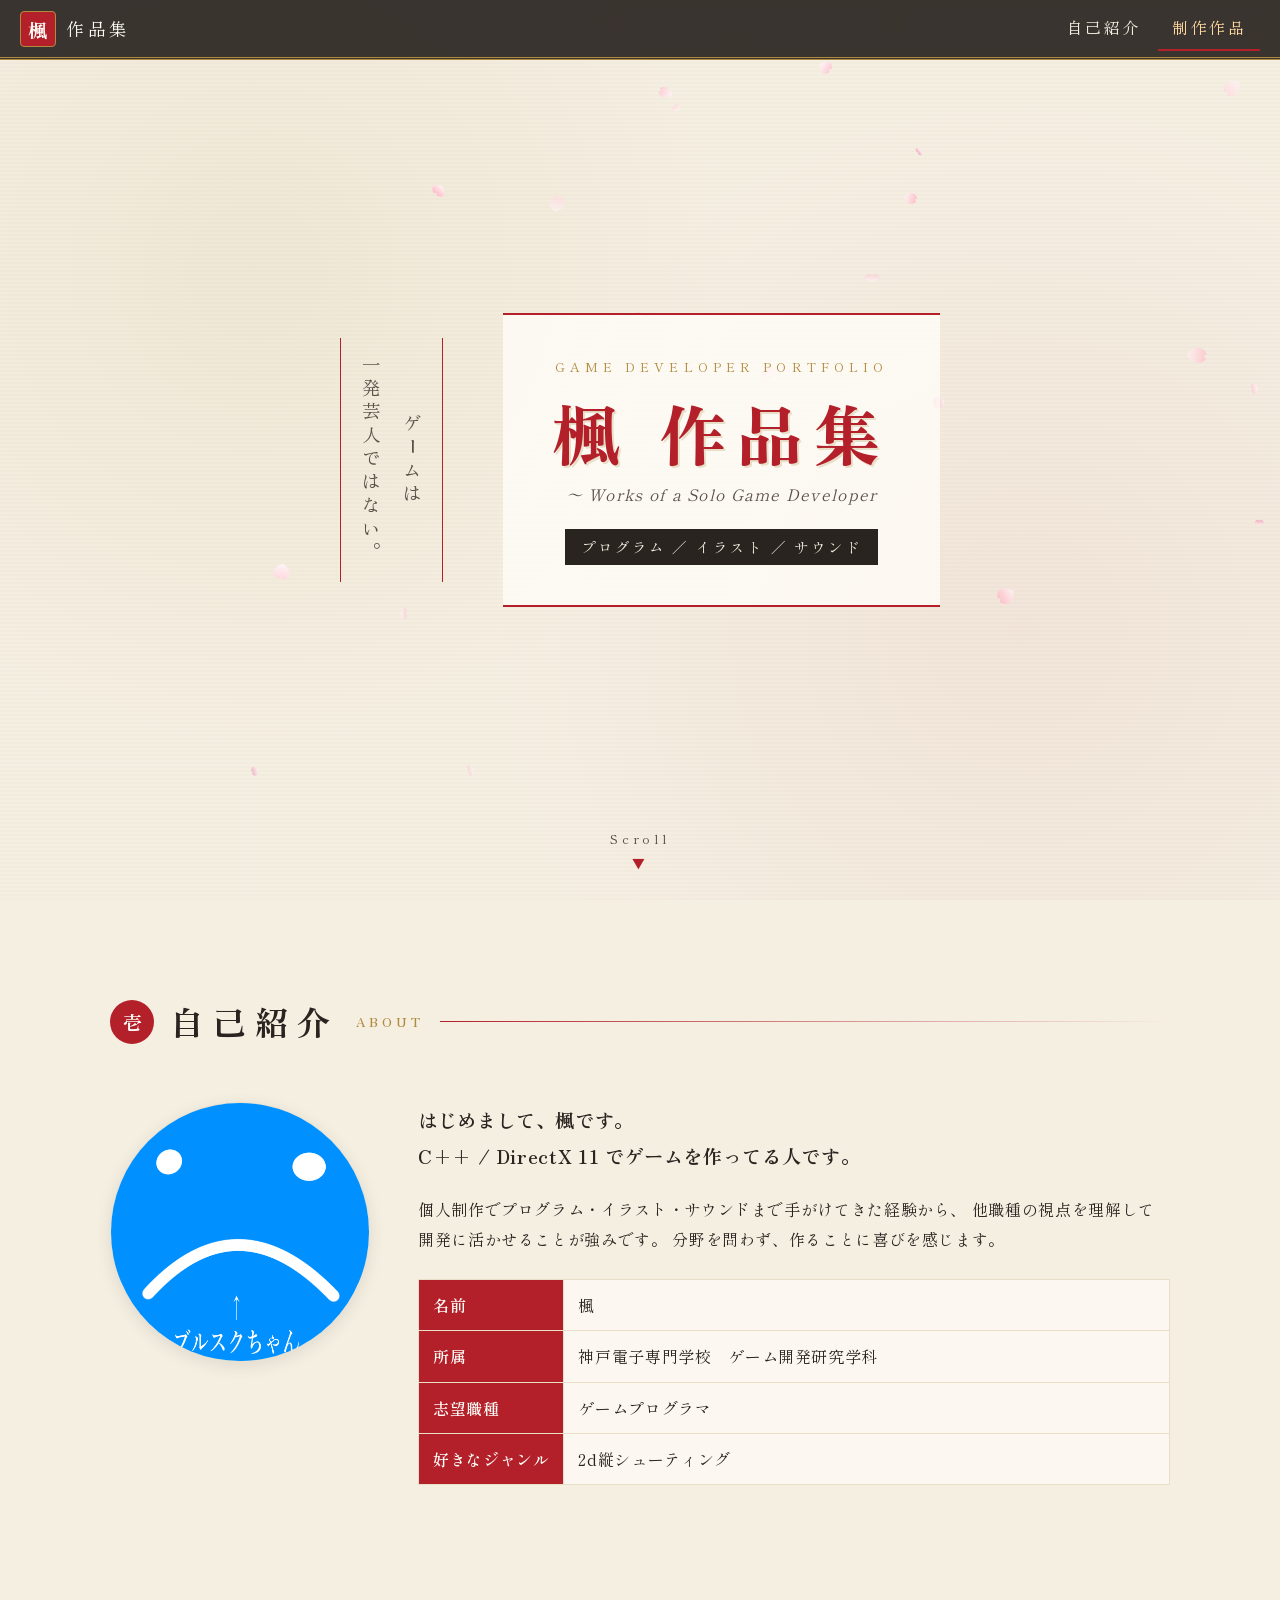
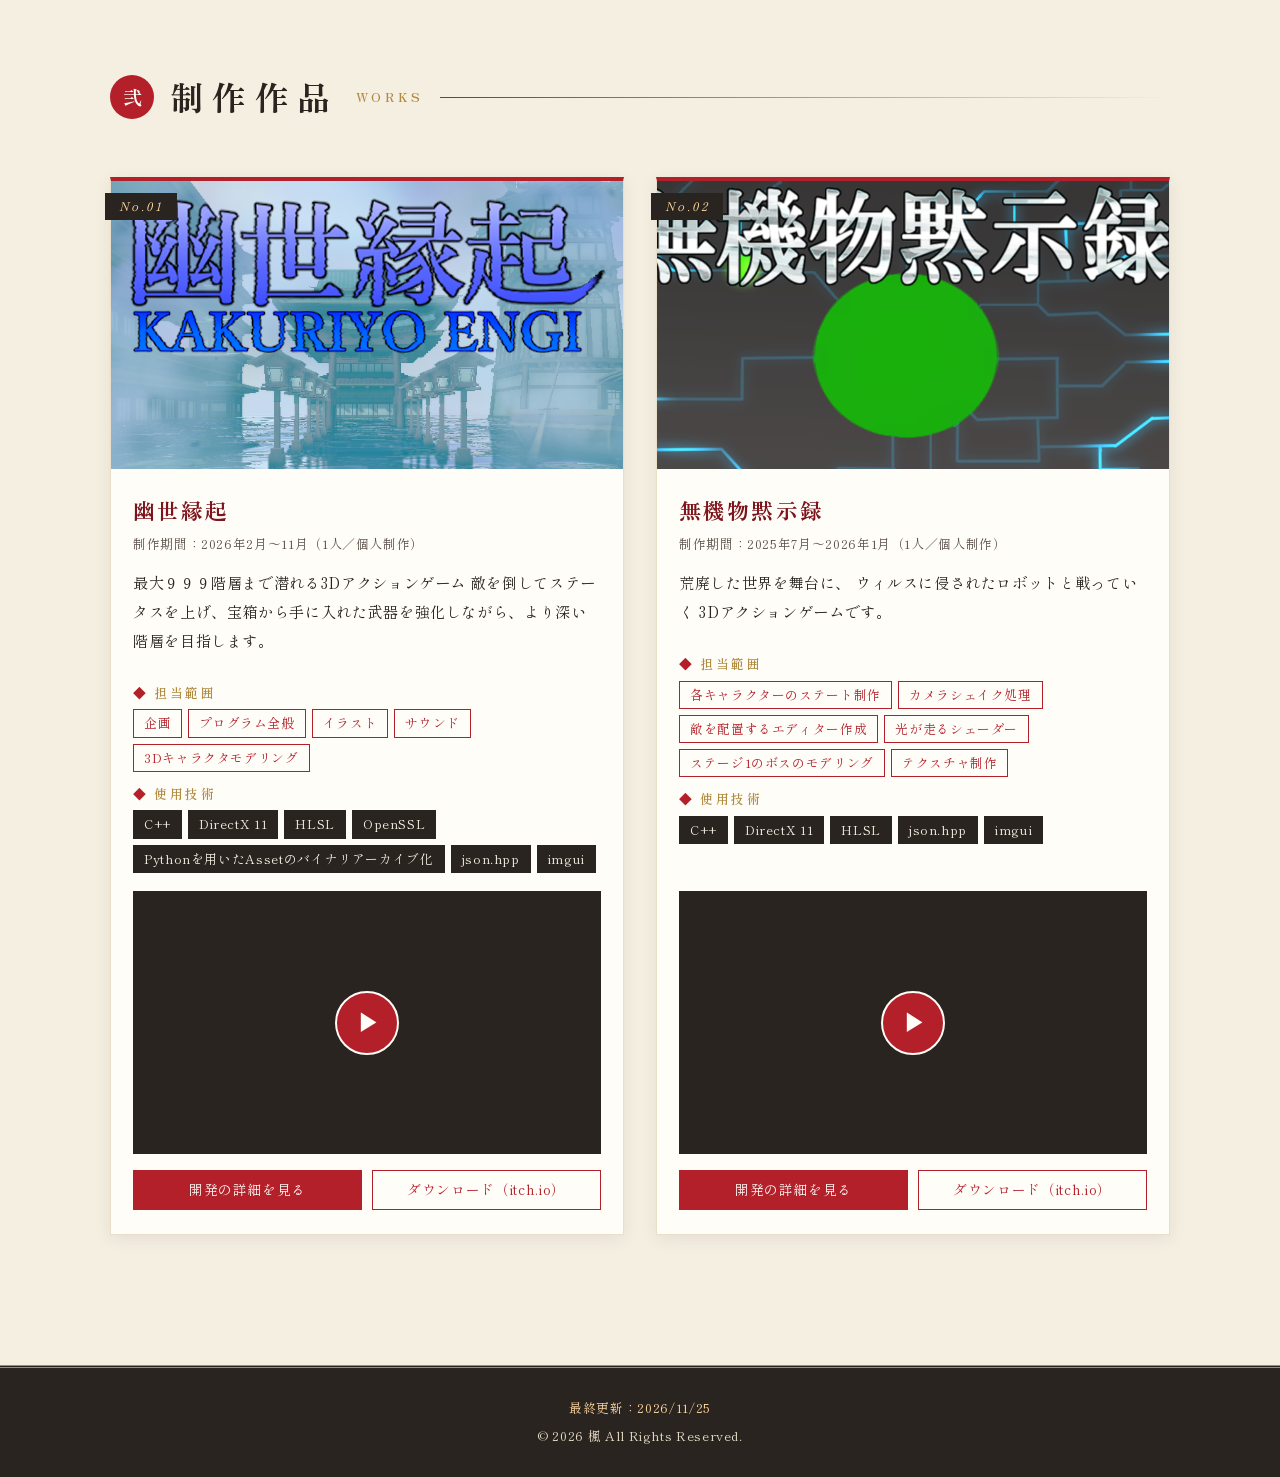
<file: index.html>
<!DOCTYPE html>
<html lang="ja">
<head>
  <meta charset="UTF-8">
  <meta name="viewport" content="width=device-width, initial-scale=1.0">
  <meta name="referrer" content="strict-origin-when-cross-origin">

  <title>楓 作品集 ～ Game Developer Portfolio</title>
  <meta name="description" content="ゲーム業界志望・楓のポートフォリオサイトです。">

  <!-- フォント（明朝体） -->
  <link rel="preconnect" href="https://fonts.googleapis.com">
  <link rel="preconnect" href="https://fonts.gstatic.com" crossorigin>
  <link href="https://fonts.googleapis.com/css2?family=Shippori+Mincho:wght@400;600;800&family=Zen+Old+Mincho:wght@400;700;900&display=swap" rel="stylesheet">

  <link rel="stylesheet" href="style.css">
</head>
<body>

  <!-- 背景の桜吹雪アニメーション（script.js で描画） -->
  <canvas id="sakura" aria-hidden="true"></canvas>

  <!-- ===================== ヘッダー ===================== -->
  <header class="site-header">
    <a href="#top" class="logo">
      <span class="logo-mark">楓</span>
      <span class="logo-text">作品集</span>
    </a>

    <button class="nav-toggle"
            aria-label="メニューを開く"
            aria-expanded="false"
            aria-controls="global-nav">
      <span></span><span></span><span></span>
    </button>

    <nav id="global-nav" class="global-nav">
      <ul>
        <li><a href="#about">自己紹介</a></li>
        <li><a href="#works">制作作品</a></li>
        <!-- <li><a href="#contact">連絡先</a></li> -->
      </ul>
    </nav>
  </header>

  <main id="top">

    <!-- ===================== トップ ===================== -->
    <section class="hero">
      <div class="hero-inner">
        <p class="hero-vertical">ゲームは<br>一発芸人ではない。</p>

        <div class="hero-title">
          <p class="hero-sub">Game Developer Portfolio</p>
          <h1>楓 作品集</h1>
          <p class="hero-en">～ Works of a Solo Game Developer</p>
          <p class="hero-meta">プログラム ／ イラスト ／ サウンド</p>
        </div>
      </div>

      <a href="#about" class="scroll-down">Scroll<span>▼</span></a>
    </section>

    <!-- ===================== 自己紹介 ===================== -->
    <section id="about" class="section">
      <h2 class="section-title">
        <span class="num">壱</span>自己紹介<small>About</small>
      </h2>

      <div class="about reveal">
        <figure class="about-photo">
          <!-- 画像は images/profile.png に置いてください -->
          <img src="images/profile.png"
               alt="楓のプロフィール画像"
               data-fallback="PROFILE">
        </figure>

        <div class="about-body">
          <p class="about-lead">
            はじめまして、楓です。<br>
            C++ / DirectX 11 でゲームを作ってる人です。
          </p>

          <p>
            個人制作でプログラム・イラスト・サウンドまで手がけてきた経験から、
            他職種の視点を理解して開発に活かせることが強みです。
            分野を問わず、作ることに喜びを感じます。
          </p>

          <table class="profile-table">
            <tr>
              <th>名前</th>
              <td>楓</td>
            </tr>
            <tr>
              <th>所属</th>
              <td>神戸電子専門学校　ゲーム開発研究学科</td>
            </tr>
            <tr>
              <th>志望職種</th>
              <td>ゲームプログラマ</td>
            </tr>
            <tr>
              <th>好きなジャンル</th>
              <td>2d縦シューティング</td>
            </tr>
          </table>
        </div>
      </div>
    </section>

    <!-- ===================== 制作作品 ===================== -->
    <section id="works" class="section">
      <h2 class="section-title">
        <span class="num">弐</span>制作作品<small>Works</small>
      </h2>

      <div class="works-grid">

        <!-- ▼ 作品1 ▼ -->
        <article class="work-card reveal">
          <div class="work-stage">No.01</div>

          <figure class="work-thumb">
            <img src="images/kakuriyo01.png"
                 alt="幽世縁起のスクリーンショット"
                 data-fallback="WORK 1">
          </figure>

          <div class="work-body">
            <h3 class="work-title">幽世縁起</h3>

            <p class="work-period">
              制作期間：2026年2月〜11月（1人／個人制作）
            </p>

            <p class="work-desc">
              最大９９９階層まで潜れる3Dアクションゲーム
              敵を倒してステータスを上げ、宝箱から手に入れた武器を強化しながら、より深い階層を目指します。
            </p>

            <dl class="work-info">
              <dt>担当範囲</dt>
              <dd>
                <ul class="tags">
                  <li>企画</li>
                  <li>プログラム全般</li>
                  <li>イラスト</li>
                  <li>サウンド</li>
                  <li>3Dキャラクタモデリング</li>
                </ul>
              </dd>

              <dt>使用技術</dt>
              <dd>
                <ul class="tags tags-tech">
                  <li>C++</li>
                  <li>DirectX 11</li>
                  <li>HLSL</li>
                  <li>OpenSSL</li>
                  <li>Pythonを用いたAssetのバイナリアーカイブ化</li>
                  <li>json.hpp</li>
                  <li>imgui</li>
                </ul>
              </dd>
            </dl>

            <!-- YouTube：data-youtube に動画IDを指定 -->
            <div class="work-video"
                 data-youtube="LLTLWcle6-M"></div>

            <div class="work-links">
              <a class="work-detail" href="work-kakuriyo.html">
                開発の詳細を見る
              </a>

              <a class="work-download"
                 href="https://kobedenshigame.itch.io/kakuriyoengi"
                 target="_blank"
                 rel="noopener noreferrer">
                ダウンロード（itch.io）
              </a>
            </div>
          </div>
        </article>
        <!-- ▲ 作品1 ここまで ▲ -->


        <!-- ▼ 作品2 ▼ -->
        <article class="work-card reveal">
          <div class="work-stage">No.02</div>

          <figure class="work-thumb">
            <img src="images/mukibut01.png"
                 alt="無機物黙示録のスクリーンショット"
                 data-fallback="WORK 2">
          </figure>

          <div class="work-body">
            <h3 class="work-title">無機物黙示録</h3>

            <p class="work-period">
              制作期間：2025年7月〜2026年1月（1人／個人制作）
            </p>

            <p class="work-desc">
              荒廃した世界を舞台に、
              ウィルスに侵されたロボットと戦っていく
              3Dアクションゲームです。
            </p>

            <dl class="work-info">
              <dt>担当範囲</dt>
              <dd>
                <ul class="tags">
                  <li>各キャラクターのステート制作</li>
                  <li>カメラシェイク処理</li>
                  <li>敵を配置するエディター作成</li>
                  <li>光が走るシェーダー</li>
                  <li>ステージ1のボスのモデリング</li>
                  <li>テクスチャ制作</li>
                </ul>
              </dd>

              <dt>使用技術</dt>
              <dd>
                <ul class="tags tags-tech">
                  <li>C++</li>
                  <li>DirectX 11</li>
                  <li>HLSL</li>
                  <li>json.hpp</li>
                  <li>imgui</li>
                </ul>
              </dd>
            </dl>

            <!-- YouTube：data-youtube に動画IDを指定 -->
            <div class="work-video"
                 data-youtube="xU9NfQuDgGc"></div>

            <div class="work-links">
              <a class="work-detail" href="work-mukibutsu.html">
                開発の詳細を見る
              </a>

              <a class="work-download"
                 href="https://kobedenshigame.itch.io/inorganics"
                 target="_blank"
                 rel="noopener noreferrer">
                ダウンロード（itch.io）
              </a>
            </div>
          </div>
        </article>
        <!-- ▲ 作品2 ここまで ▲ -->

      </div>
    </section>

    <!-- ===================== 連絡先 ===================== -->
    <!--
    <section id="contact" class="section">
      <h2 class="section-title">
        <span class="num">参</span>連絡先<small>Contact</small>
      </h2>

      <div class="contact reveal">
        <p class="contact-lead">ご連絡・ご感想は下記までお気軽にどうぞ。</p>

        <ul class="contact-list">
          <li>
            <span class="contact-label">メール</span>
            <a href="mailto:your-address@example.com">your-address@example.com</a>
          </li>
          <li>
            <span class="contact-label">GitHub</span>
            <a href="https://github.com/" target="_blank" rel="noopener">github.com/ユーザー名</a>
          </li>
          <li>
            <span class="contact-label">X</span>
            <a href="https://x.com/" target="_blank" rel="noopener">@ユーザー名</a>
          </li>
        </ul>
      </div>
    </section>
    -->

  </main>

  <!-- ===================== フッター ===================== -->
  <footer class="site-footer">
    <p class="footer-update">
      最終更新：<span id="last-updated">2026/11/25</span>
    </p>

    <p>&copy; <span id="year"></span> 楓 All Rights Reserved.</p>
  </footer>

  <a href="#top" class="to-top" aria-label="ページ上部へ">▲</a>

  <script src="script.js"></script>
</body>
</html>
</file>
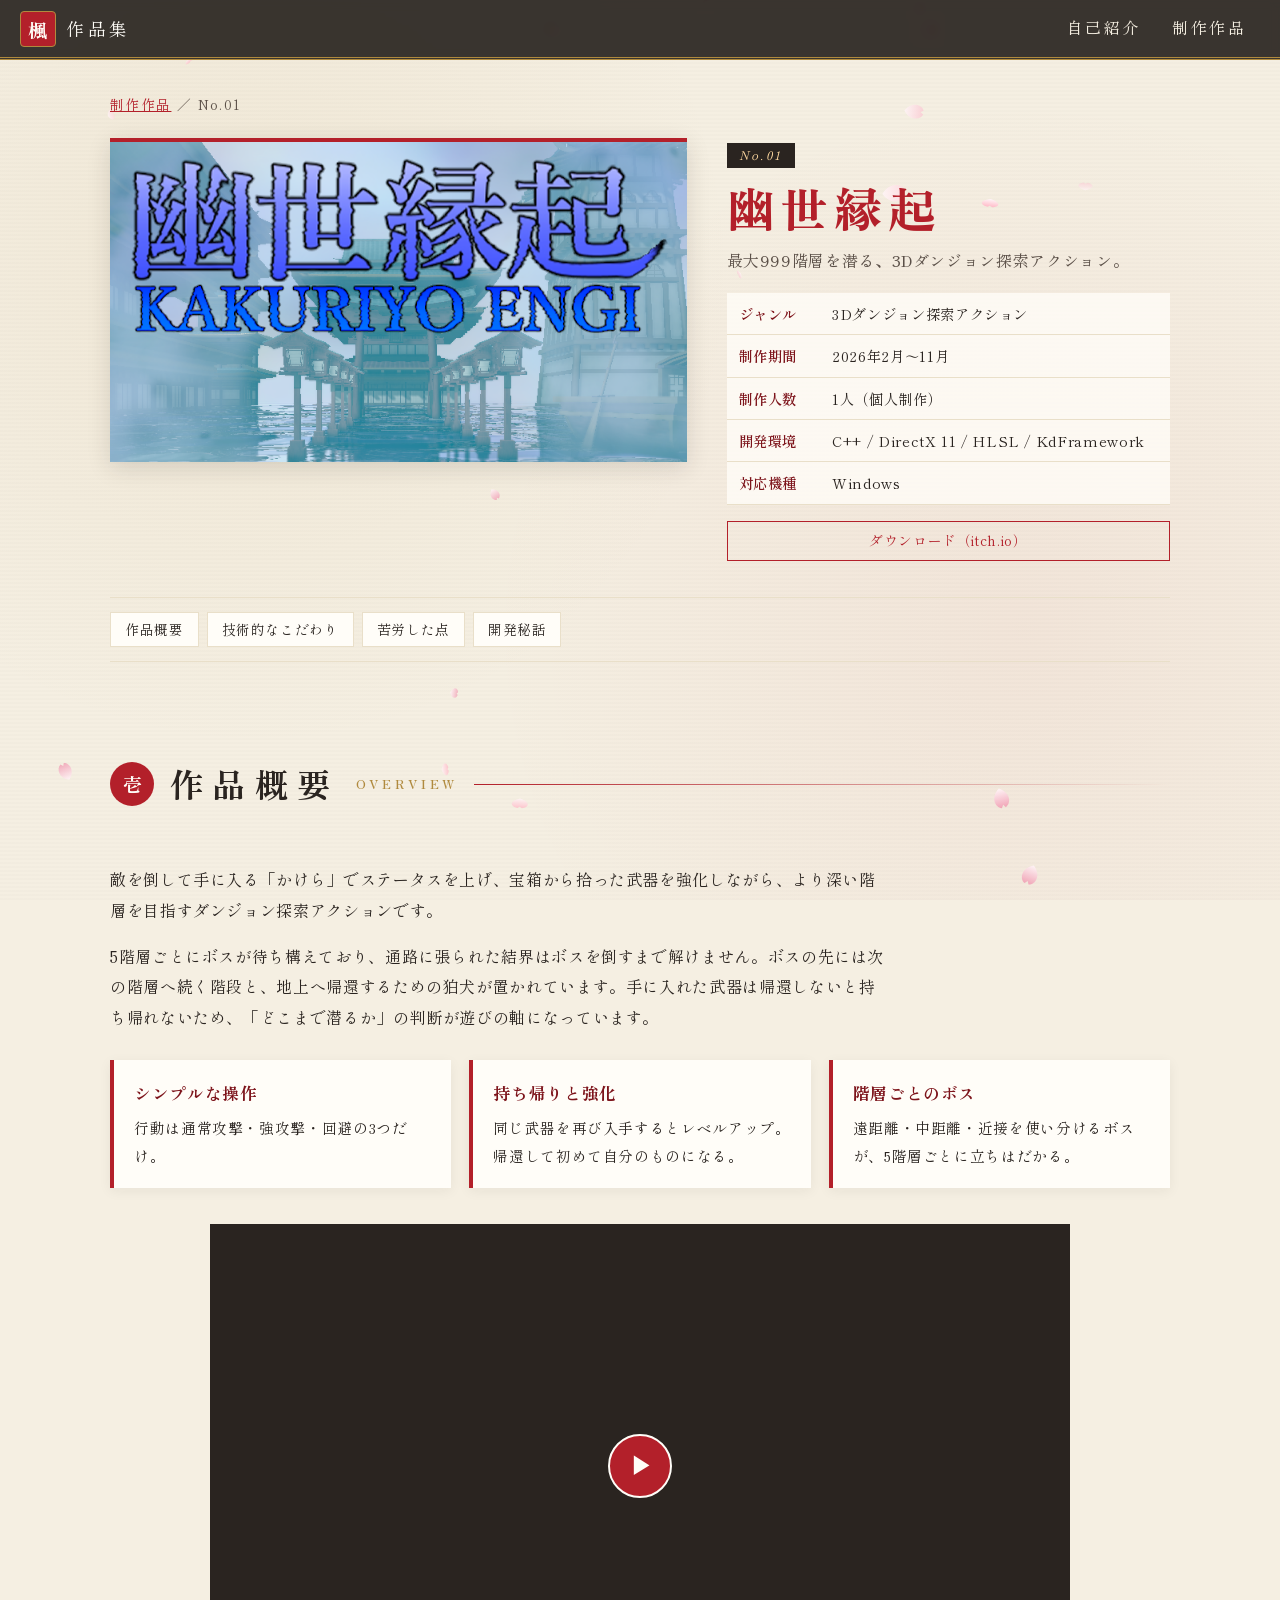
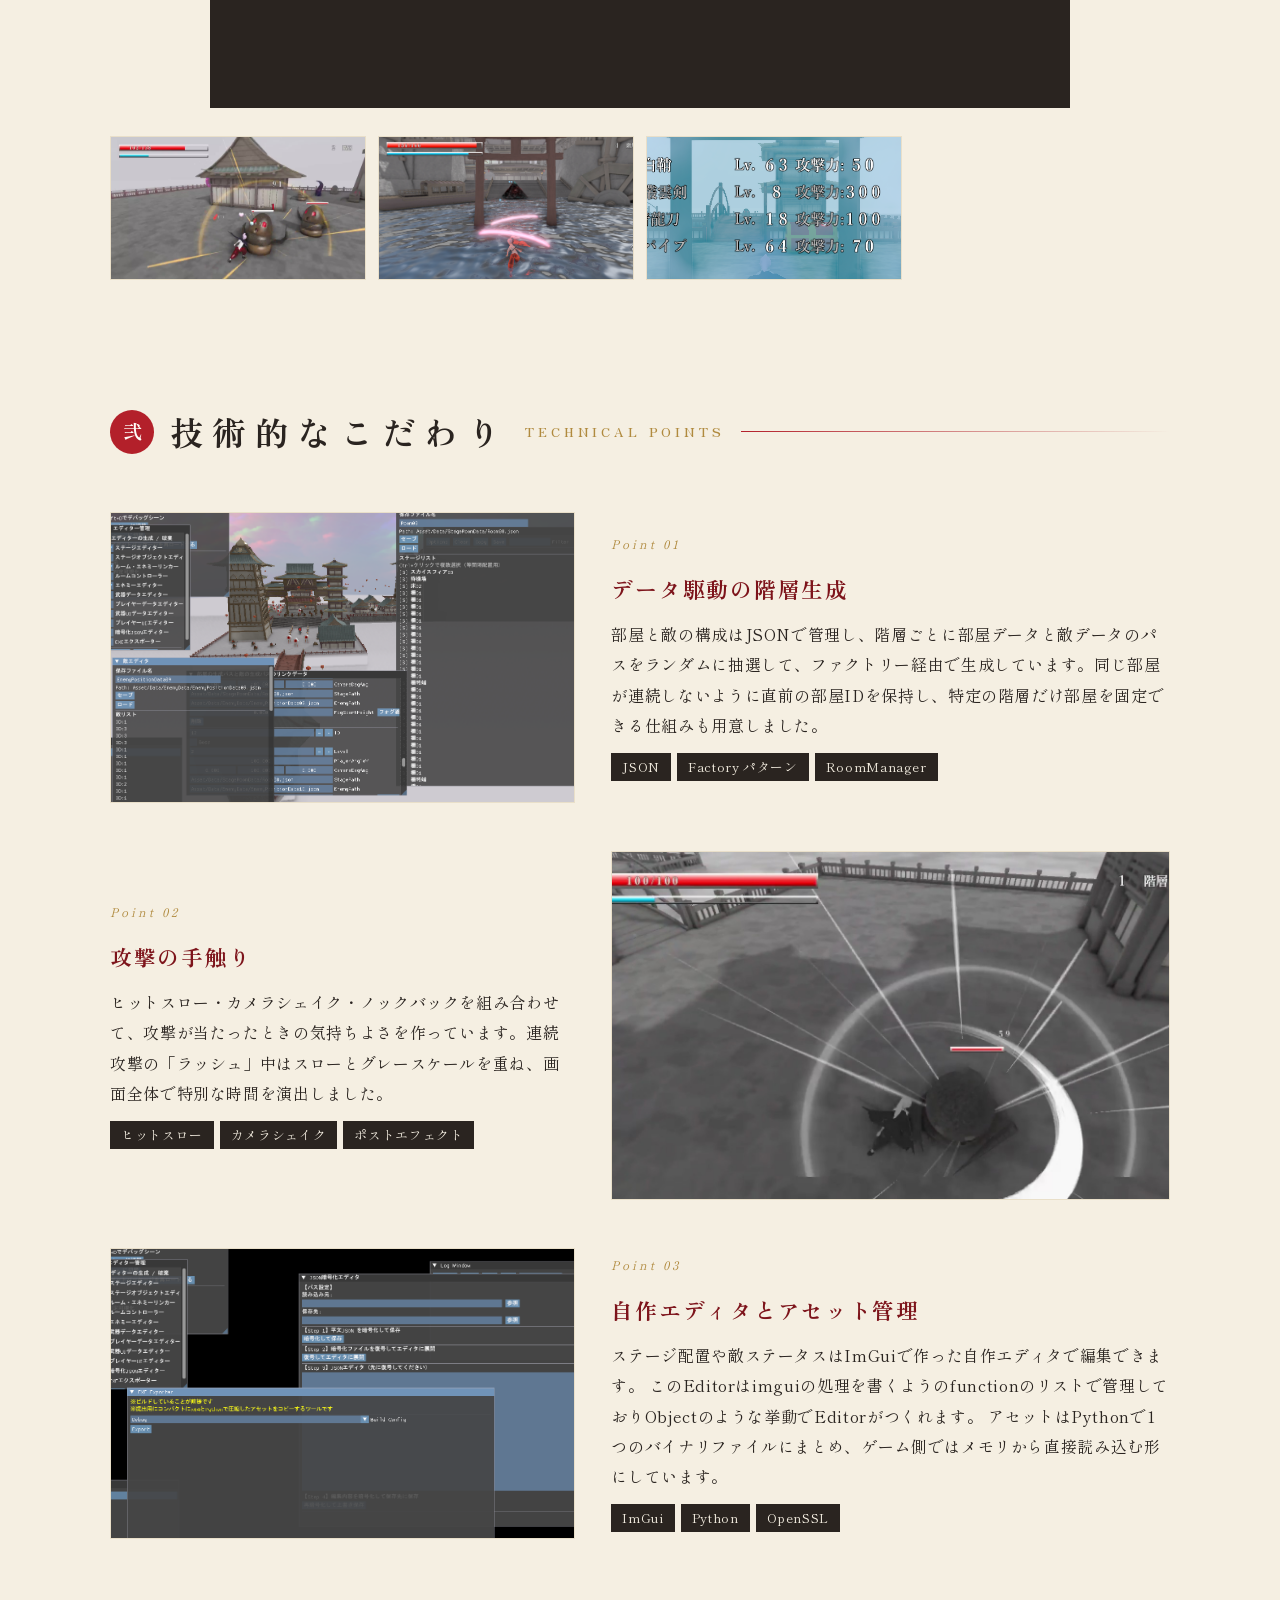
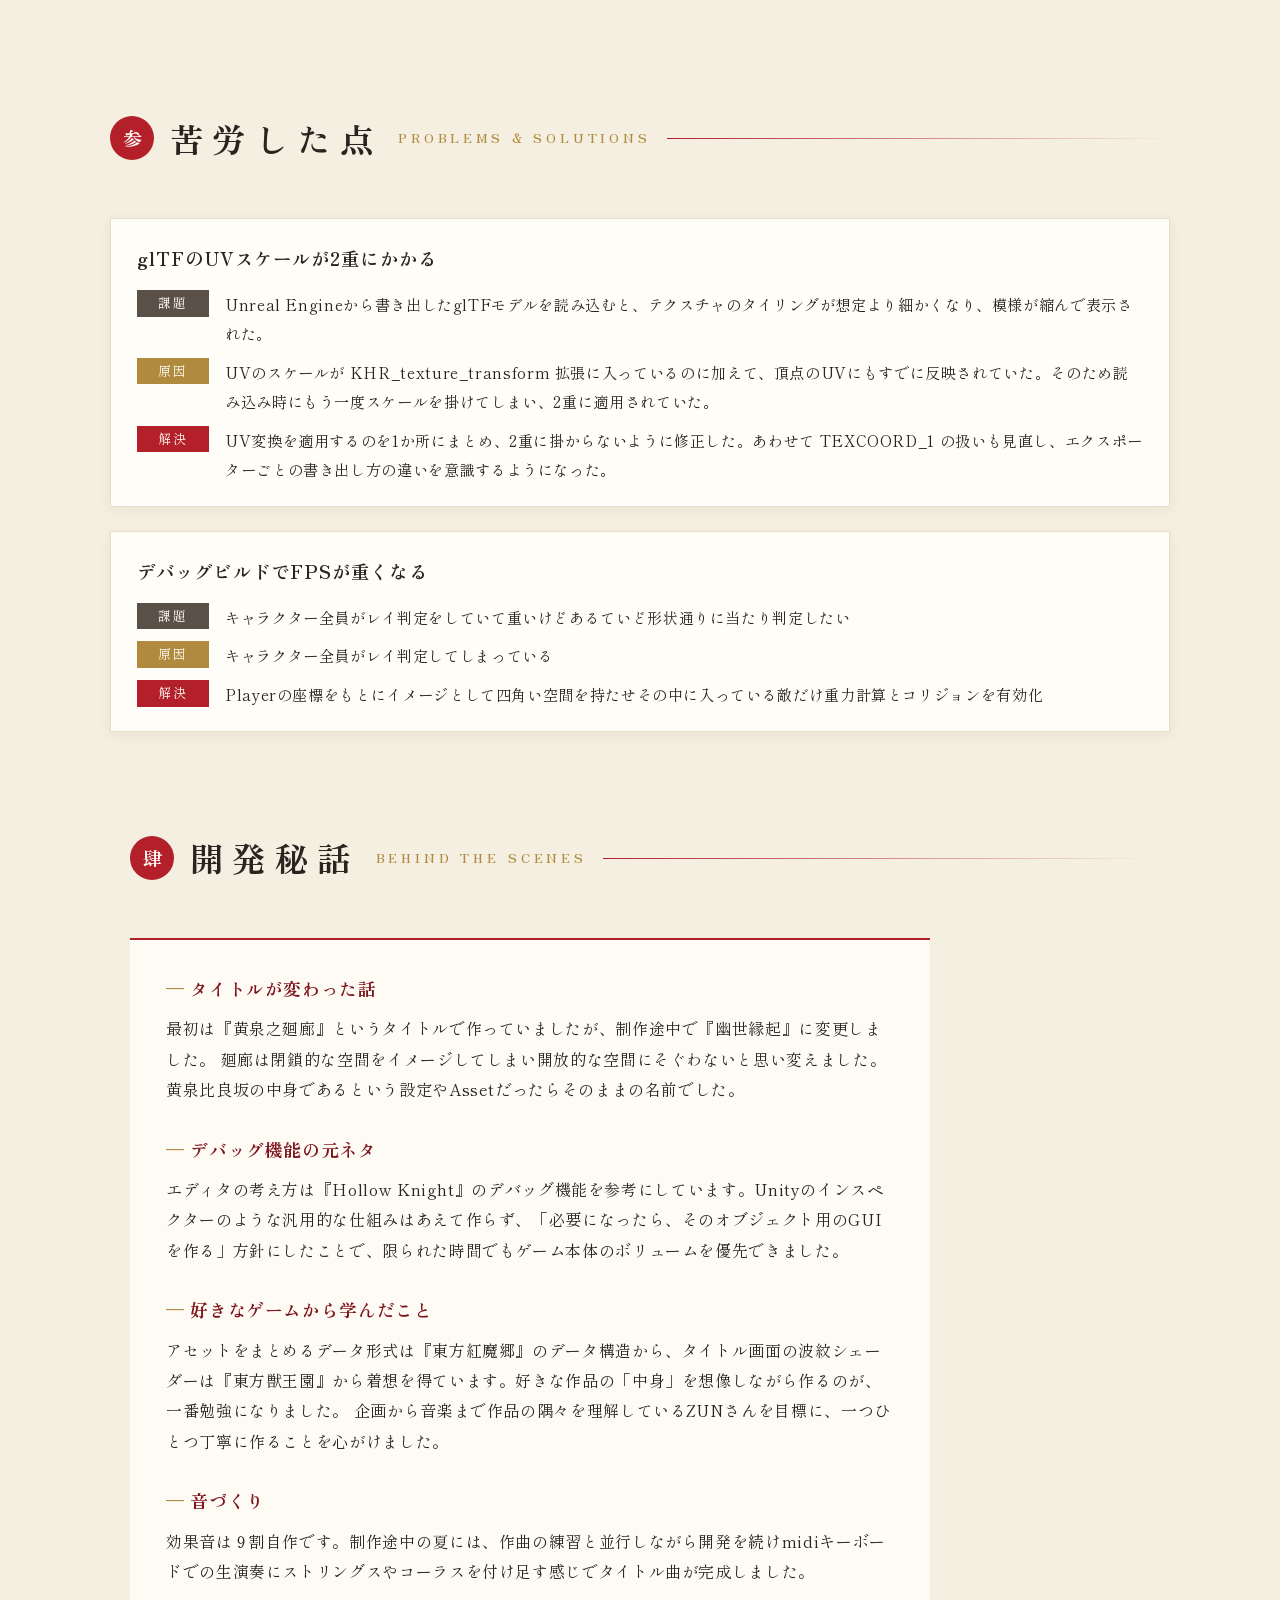
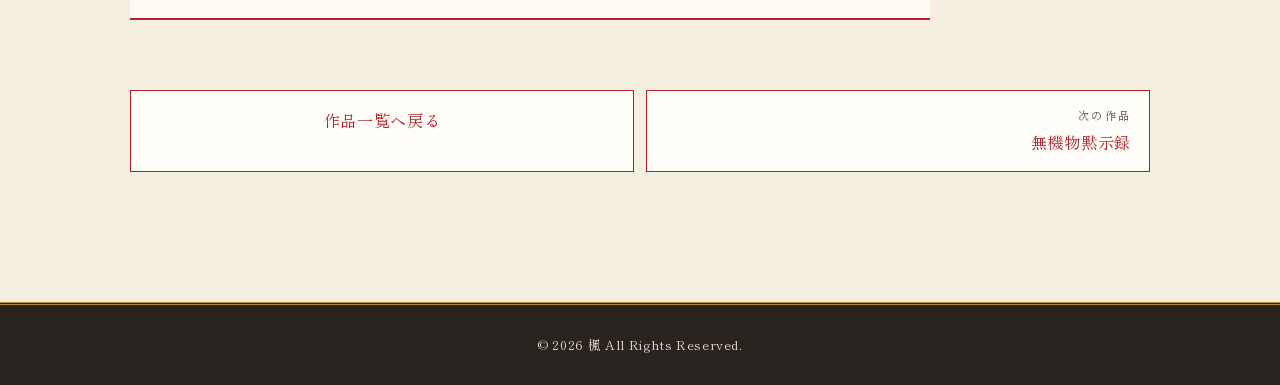
<file: work-kakuriyo.html>
<!DOCTYPE html>
<html lang="ja">
<head>
  <meta charset="UTF-8">
  <meta name="viewport" content="width=device-width, initial-scale=1.0">
  <title>幽世縁起 ― 開発の詳細 ｜ 楓 作品集</title>
  <meta name="description" content="個人制作の3Dダンジョン探索アクション『幽世縁起』の開発概要と開発秘話。">

  <link rel="preconnect" href="https://fonts.googleapis.com">
  <link rel="preconnect" href="https://fonts.gstatic.com" crossorigin>
  <link href="https://fonts.googleapis.com/css2?family=Shippori+Mincho:wght@400;600;800&family=Zen+Old+Mincho:wght@400;700;900&display=swap" rel="stylesheet">

  <link rel="stylesheet" href="style.css">
</head>
<body class="page-detail">

  <canvas id="sakura" aria-hidden="true"></canvas>

  <!-- ===================== ヘッダー（トップページと共通） ===================== -->
  <header class="site-header">
    <a href="index.html" class="logo">
      <span class="logo-mark">楓</span>
      <span class="logo-text">作品集</span>
    </a>

    <button class="nav-toggle" aria-label="メニューを開く" aria-expanded="false" aria-controls="global-nav">
      <span></span><span></span><span></span>
    </button>

    <nav id="global-nav" class="global-nav">
      <ul>
        <li><a href="index.html#about">自己紹介</a></li>
        <li><a href="index.html#works">制作作品</a></li>
      </ul>
    </nav>
  </header>

  <main id="top">

    <!-- ===================== 作品ヘッダー ===================== -->
    <section class="detail-hero">
      <p class="breadcrumb"><a href="index.html#works">制作作品</a> ／ No.01</p>

      <div class="detail-hero-inner">
        <figure class="detail-visual">
          <img src="images/kakuriyo01.png" alt="幽世縁起のキービジュアル" data-fallback="KEY VISUAL">
        </figure>

        <div class="detail-head">
          <p class="detail-no">No.01</p>
          <h1 class="detail-title">幽世縁起</h1>
          <p class="detail-catch">最大999階層を潜る、3Dダンジョン探索アクション。</p>

          <table class="detail-meta">
            <tr><th>ジャンル</th><td>3Dダンジョン探索アクション</td></tr>
            <tr><th>制作期間</th><td>2026年2月〜11月</td></tr>
            <tr><th>制作人数</th><td>1人（個人制作）</td></tr>
            <tr><th>開発環境</th><td>C++ / DirectX 11 / HLSL / KdFramework</td></tr>
            <tr><th>対応機種</th><td>Windows</td></tr>
          </table>

          <div class="work-links">
             <a class="work-download"
                 href="https://kobedenshigame.itch.io/kakuriyoengi"
                 target="_blank"
                 rel="noopener noreferrer">
                ダウンロード（itch.io）
              </a>
          </div>
        </div>
      </div>

      <!-- ページ内目次 -->
      <nav class="toc" aria-label="ページ内目次">
        <a href="#overview">作品概要</a>
        <a href="#tech">技術的なこだわり</a>
        <a href="#problems">苦労した点</a>
        <a href="#story">開発秘話</a>
     
      </nav>
    </section>

    <!-- ===================== 壱 作品概要 ===================== -->
    <section id="overview" class="section">
      <h2 class="section-title"><span class="num">壱</span>作品概要<small>Overview</small></h2>

      <div class="prose reveal">
        <p>
          敵を倒して手に入る「かけら」でステータスを上げ、宝箱から拾った武器を強化しながら、より深い階層を目指すダンジョン探索アクションです。
        </p>
        <p>
          5階層ごとにボスが待ち構えており、通路に張られた結界はボスを倒すまで解けません。ボスの先には次の階層へ続く階段と、地上へ帰還するための狛犬が置かれています。手に入れた武器は帰還しないと持ち帰れないため、「どこまで潜るか」の判断が遊びの軸になっています。
        </p>
      </div>

      <!-- 遊び方のポイント（3つ程度がおすすめ） -->
      <ul class="feature-list reveal">
        <li>
          <h3>シンプルな操作</h3>
          <p>行動は通常攻撃・強攻撃・回避の3つだけ。</p>
        </li>
        <li>
          <h3>持ち帰りと強化</h3>
          <p>同じ武器を再び入手するとレベルアップ。帰還して初めて自分のものになる。</p>
        </li>
        <li>
          <h3>階層ごとのボス</h3>
          <p>遠距離・中距離・近接を使い分けるボスが、5階層ごとに立ちはだかる。</p>
        </li>
      </ul>

      <!-- プレイ動画：data-youtube に動画ID か URL -->
      <div class="detail-video reveal">
              <div class="work-video"
                 data-youtube="LLTLWcle6-M"></div>
      </div>

      <!-- スクリーンショット（クリックで拡大）。枚数は自由に増減OK -->
      <div class="gallery reveal">
        <img src="images/kakuriyo_ss01.jpg" alt="スクリーンショット1" data-fallback="SS 1">
        <img src="images/kakuriyo_ss02.png" alt="スクリーンショット2" data-fallback="SS 2">
        <img src="images/kakuriyo04.png" alt="スクリーンショット3" data-fallback="SS 3">
      </div>
    </section>

    <!-- ===================== 弐 技術的なこだわり ===================== -->
    <section id="tech" class="section">
      <h2 class="section-title"><span class="num">弐</span>技術的なこだわり<small>Technical Points</small></h2>

      <!-- ▼ こだわり1つ分 ▼ ここをコピーで増やせます -->
      <article class="point reveal">
        <figure class="point-image">
          <img src="images/kakuriyo_point1.png" alt="部屋生成の図" data-fallback="POINT 1">
        </figure>
        <div class="point-body">
          <p class="point-no">Point 01</p>
          <h3>データ駆動の階層生成</h3>
          <p>
            部屋と敵の構成はJSONで管理し、階層ごとに部屋データと敵データのパスをランダムに抽選して、ファクトリー経由で生成しています。同じ部屋が連続しないように直前の部屋IDを保持し、特定の階層だけ部屋を固定できる仕組みも用意しました。
          </p>
          <ul class="tags tags-tech">
            <li>JSON</li><li>Factory パターン</li><li>RoomManager</li>
          </ul>
        </div>
      </article>
      <!-- ▲ こだわり1つ分 ここまで ▲ -->

    

      <article class="point reveal">
        <figure class="point-image">
          <img src="images/kakuriyo_point2_v1.jpg" alt="攻撃の手触りの演出" data-fallback="POINT 3">
        </figure>
        <div class="point-body">
          <p class="point-no">Point 02</p>
          <h3>攻撃の手触り</h3>
          <p>
            ヒットスロー・カメラシェイク・ノックバックを組み合わせて、攻撃が当たったときの気持ちよさを作っています。連続攻撃の「ラッシュ」中はスローとグレースケールを重ね、画面全体で特別な時間を演出しました。
          </p>
          <ul class="tags tags-tech">
            <li>ヒットスロー</li><li>カメラシェイク</li><li>ポストエフェクト</li>
          </ul>
        </div>
      </article>

      <article class="point reveal">
        <figure class="point-image">
          <img src="images/kakuriyo_point3.png" alt="自作エディタ" data-fallback="POINT 4">
        </figure>
        <div class="point-body">
          <p class="point-no">Point 03</p>
          <h3>自作エディタとアセット管理</h3>
          <p>
            ステージ配置や敵ステータスはImGuiで作った自作エディタで編集できます。
            このEditorはimguiの処理を書くようのfunctionのリストで管理しておりObjectのような挙動でEditorがつくれます。
            アセットはPythonで1つのバイナリファイルにまとめ、ゲーム側ではメモリから直接読み込む形にしています。
          </p>
          <ul class="tags tags-tech">
            <li>ImGui</li><li>Python</li><li>OpenSSL</li>
          </ul>
        </div>
      </article>

 
    </section>

    <!-- ===================== 参 苦労した点 ===================== -->
    <section id="problems" class="section">
      <h2 class="section-title"><span class="num">参</span>苦労した点<small>Problems &amp; Solutions</small></h2>

     
    <div class="problem reveal">
        <h3>glTFのUVスケールが2重にかかる</h3>
        <dl>
          <dt class="p-issue">課題</dt>
          <dd>Unreal Engineから書き出したglTFモデルを読み込むと、テクスチャのタイリングが想定より細かくなり、模様が縮んで表示された。</dd>
          <dt class="p-cause">原因</dt>
          <dd>UVのスケールが KHR_texture_transform 拡張に入っているのに加えて、頂点のUVにもすでに反映されていた。そのため読み込み時にもう一度スケールを掛けてしまい、2重に適用されていた。</dd>
          <dt class="p-solve">解決</dt>
          <dd>UV変換を適用するのを1か所にまとめ、2重に掛からないように修正した。あわせて TEXCOORD_1 の扱いも見直し、エクスポーターごとの書き出し方の違いを意識するようになった。</dd>
        </dl>
      </div>
      <!-- ▲ 1件分 ここまで ▲ -->
    <div class="problem reveal">
        <h3>デバッグビルドでFPSが重くなる</h3>
        <dl>
          <dt class="p-issue">課題</dt>
          <dd>キャラクター全員がレイ判定をしていて重いけどあるていど形状通りに当たり判定したい</dd>
          <dt class="p-cause">原因</dt>
          <dd>キャラクター全員がレイ判定してしまっている</dd>
          <dt class="p-solve">解決</dt>
          <dd>Playerの座標をもとにイメージとして四角い空間を持たせその中に入っている敵だけ重力計算とコリジョンを有効化</dd>
        </dl>
      </div>
      
   

    <!-- ===================== 肆 開発秘話 ===================== -->
   
    <section id="story" class="section">
      <h2 class="section-title"><span class="num">肆</span>開発秘話<small>Behind the Scenes</small></h2>

      <div class="story reveal">
        <h3>タイトルが変わった話</h3>
        <p>
          最初は『黄泉之廻廊』というタイトルで作っていましたが、制作途中で『幽世縁起』に変更しました。
          廻廊は閉鎖的な空間をイメージしてしまい開放的な空間にそぐわないと思い変えました。
          黄泉比良坂の中身であるという設定やAssetだったらそのままの名前でした。
        </p>

        <h3>デバッグ機能の元ネタ</h3>
        <p>
          エディタの考え方は『Hollow Knight』のデバッグ機能を参考にしています。Unityのインスペクターのような汎用的な仕組みはあえて作らず、「必要になったら、そのオブジェクト用のGUIを作る」方針にしたことで、限られた時間でもゲーム本体のボリュームを優先できました。
        </p>

        <h3>好きなゲームから学んだこと</h3>
        <p>
          アセットをまとめるデータ形式は『東方紅魔郷』のデータ構造から、タイトル画面の波紋シェーダーは『東方獣王園』から着想を得ています。好きな作品の「中身」を想像しながら作るのが、一番勉強になりました。
          企画から音楽まで作品の隅々を理解しているZUNさんを目標に、一つひとつ丁寧に作ることを心がけました。
        </p>

        <h3>音づくり</h3>
        <p>
          効果音は９割自作です。制作途中の夏には、作曲の練習と並行しながら開発を続けmidiキーボードでの生演奏にストリングスやコーラスを付け足す感じでタイトル曲が完成しました。
        </p>
      </div>
    </section>



    <!-- ===================== 前後の作品 ===================== -->
    <nav class="work-pager" aria-label="作品の移動">
      <a class="pager-back" href="index.html#works">作品一覧へ戻る</a>
      <a class="pager-next" href="work-mukibutsu.html"><small>次の作品</small>無機物黙示録</a>
    </nav>

  </main>

  <footer class="site-footer">
    <p>&copy; <span id="year"></span> 楓 All Rights Reserved.</p>
  </footer>

  <a href="#top" class="to-top" aria-label="ページ上部へ">▲</a>

  <script src="script.js"></script>
</body>
</html>
</file>
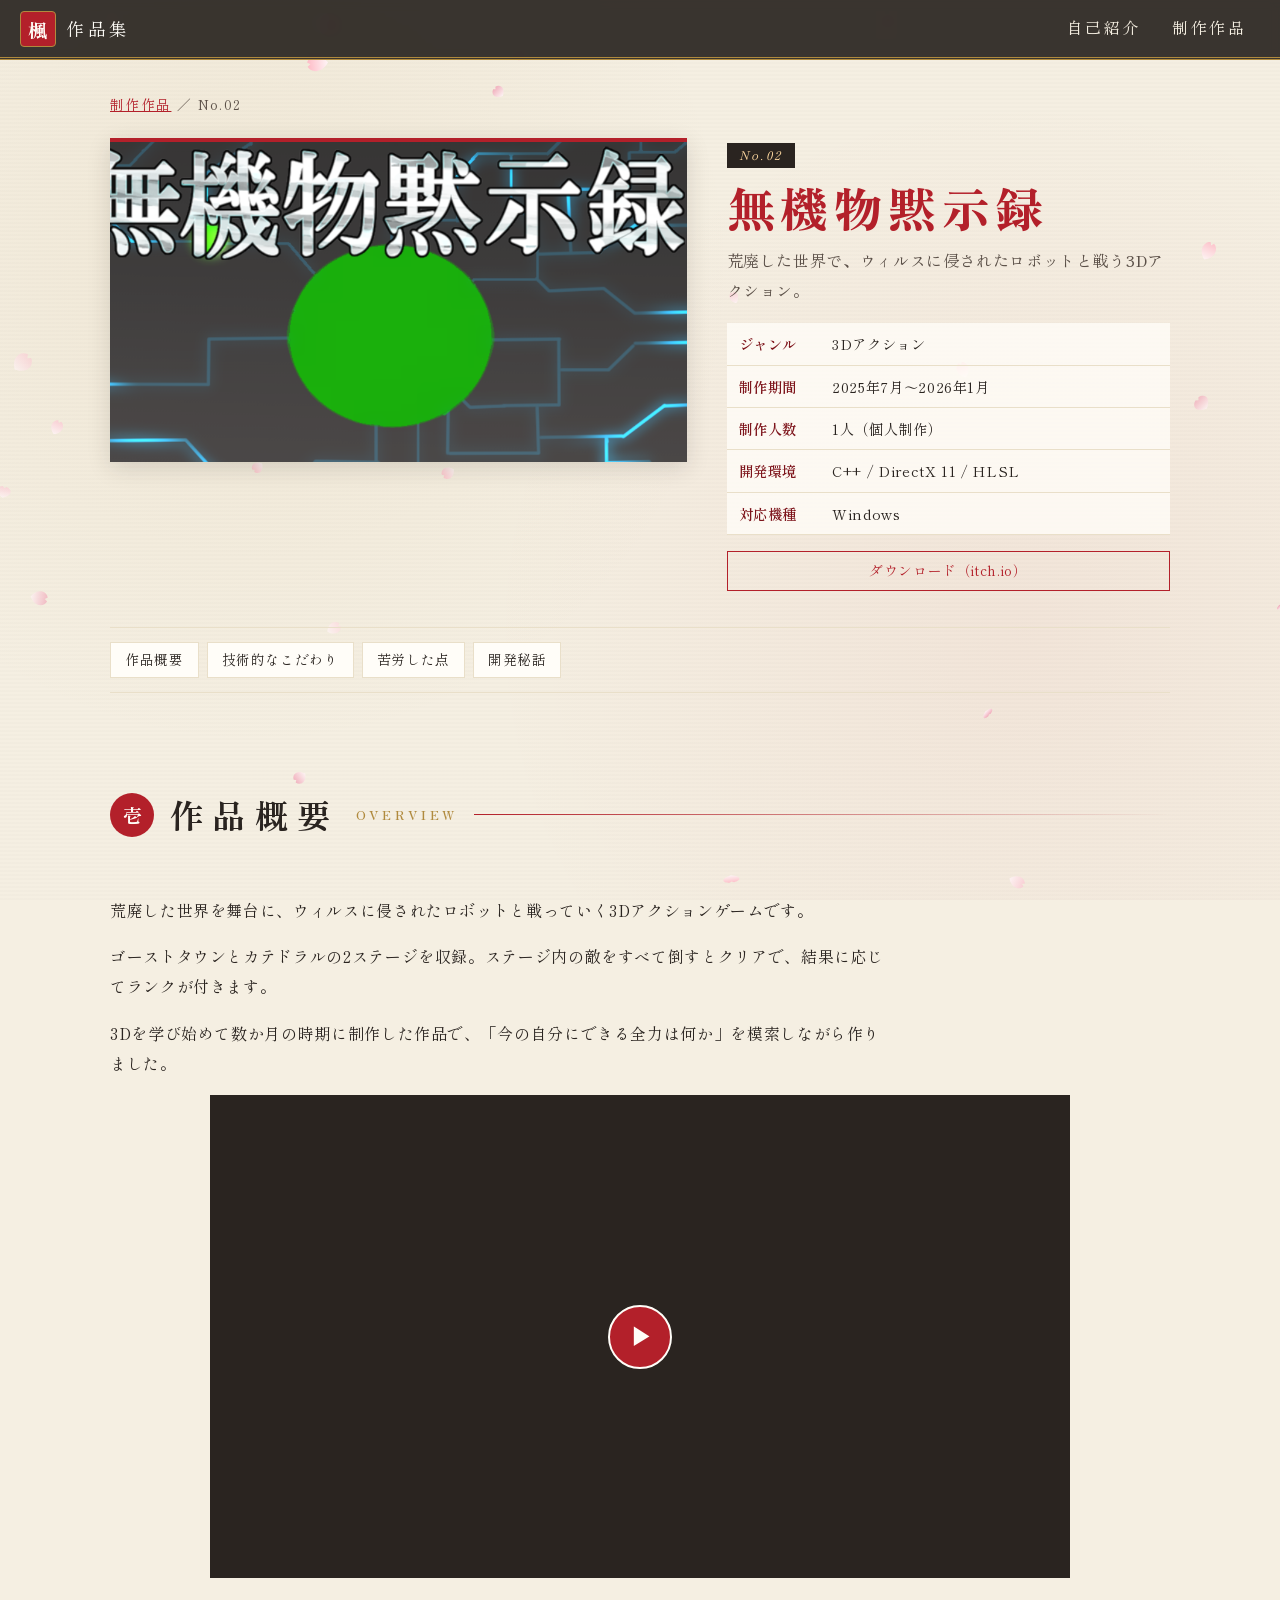
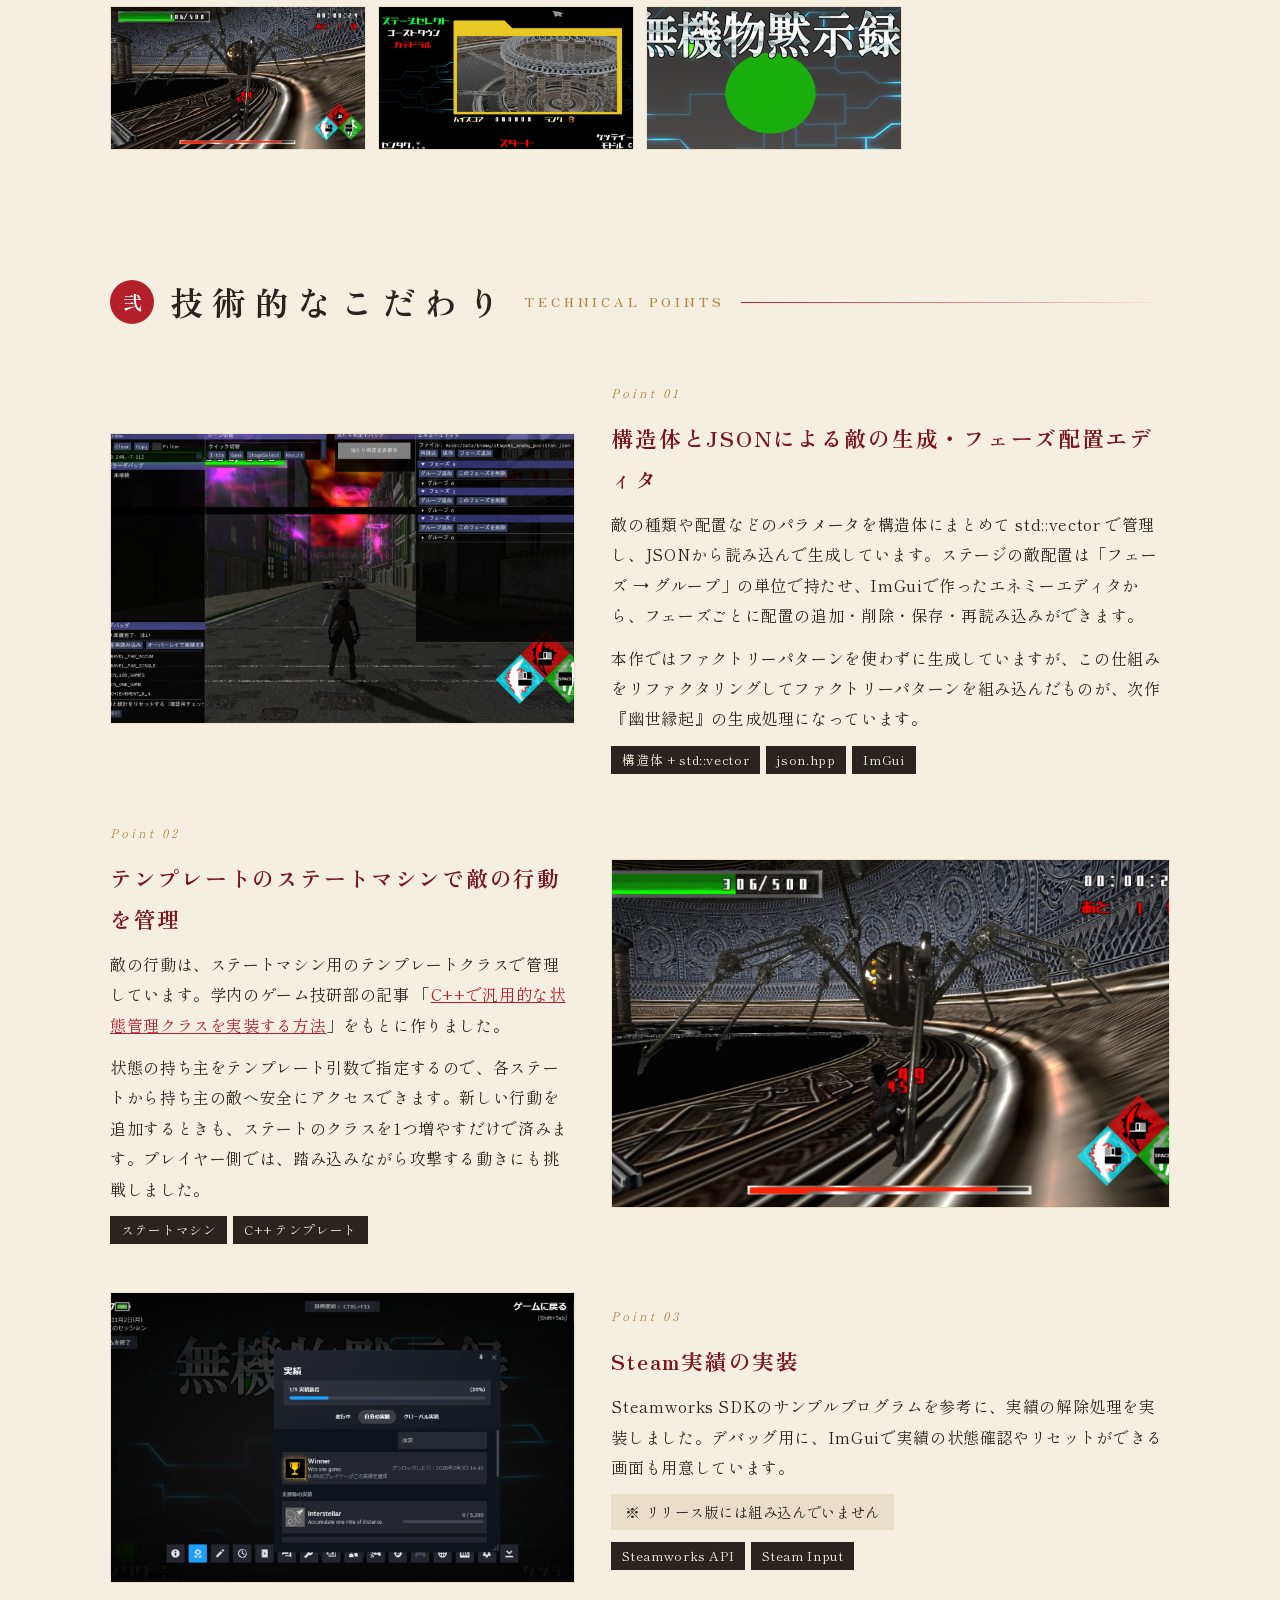
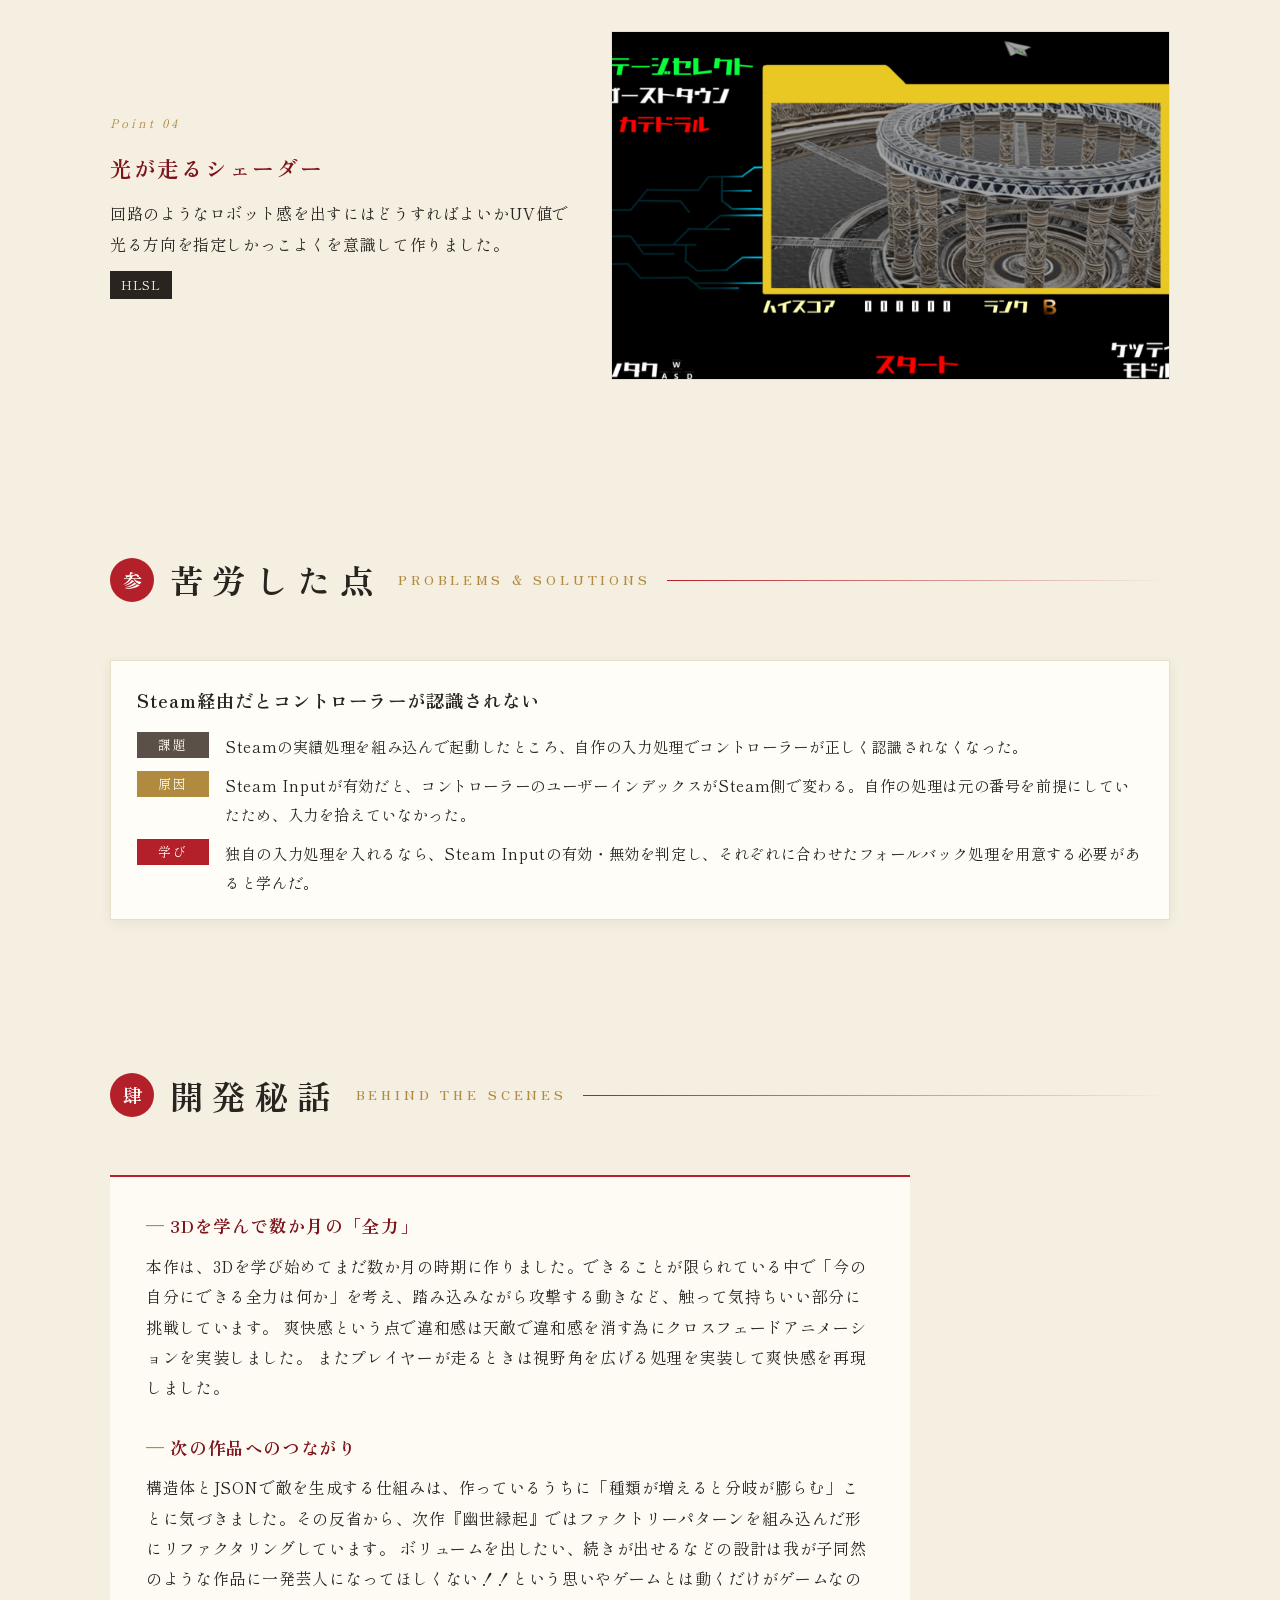
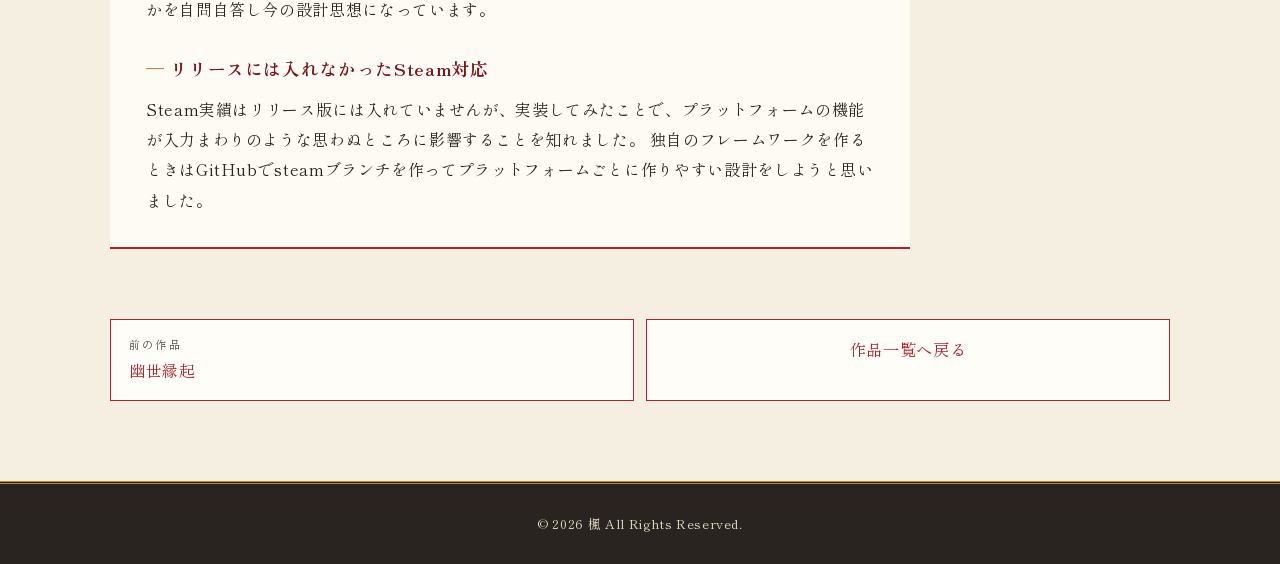
<file: work-mukibutsu.html>
<!DOCTYPE html>
<html lang="ja">
<head>
  <meta charset="UTF-8">
  <meta name="viewport" content="width=device-width, initial-scale=1.0">
  <title>無機物黙示録 ― 開発の詳細 ｜ 楓 作品集</title>
  <meta name="description" content="3Dアクションゲーム『無機物黙示録』の開発概要と開発秘話。">

  <link rel="preconnect" href="https://fonts.googleapis.com">
  <link rel="preconnect" href="https://fonts.gstatic.com" crossorigin>
  <link href="https://fonts.googleapis.com/css2?family=Shippori+Mincho:wght@400;600;800&family=Zen+Old+Mincho:wght@400;700;900&display=swap" rel="stylesheet">

  <link rel="stylesheet" href="style.css">
</head>
<body class="page-detail">

  <canvas id="sakura" aria-hidden="true"></canvas>

  <header class="site-header">
    <a href="index.html" class="logo">
      <span class="logo-mark">楓</span>
      <span class="logo-text">作品集</span>
    </a>

    <button class="nav-toggle" aria-label="メニューを開く" aria-expanded="false" aria-controls="global-nav">
      <span></span><span></span><span></span>
    </button>

    <nav id="global-nav" class="global-nav">
      <ul>
        <li><a href="index.html#about">自己紹介</a></li>
        <li><a href="index.html#works">制作作品</a></li>
      </ul>
    </nav>
  </header>

  <main id="top">

    <!-- ===================== 作品ヘッダー ===================== -->
    <section class="detail-hero">
      <p class="breadcrumb"><a href="index.html#works">制作作品</a> ／ No.02</p>

      <div class="detail-hero-inner">
        <figure class="detail-visual">
          <img src="images/mukibut01.png" alt="無機物黙示録のキービジュアル" data-fallback="KEY VISUAL">
        </figure>

        <div class="detail-head">
          <p class="detail-no">No.02</p>
          <h1 class="detail-title">無機物黙示録</h1>
          <p class="detail-catch">荒廃した世界で、ウィルスに侵されたロボットと戦う3Dアクション。</p>

          <table class="detail-meta">
            <tr><th>ジャンル</th><td>3Dアクション</td></tr>
            <tr><th>制作期間</th><td>2025年7月〜2026年1月</td></tr>
            <tr><th>制作人数</th><td>1人（個人制作）</td></tr>
            <tr><th>開発環境</th><td>C++ / DirectX 11 / HLSL</td></tr>
            <tr><th>対応機種</th><td>Windows</td></tr>
          </table>

          <div class="work-links">
            <a href="https://kobedenshigame.itch.io/inorganics" target="_blank" rel="noopener noreferrer">ダウンロード（itch.io）</a>
          </div>
        </div>
      </div>

      <nav class="toc" aria-label="ページ内目次">
        <a href="#overview">作品概要</a>
        <a href="#tech">技術的なこだわり</a>
        <a href="#problems">苦労した点</a>
        <a href="#story">開発秘話</a>
      </nav>
    </section>

    <!-- ===================== 壱 作品概要 ===================== -->
    <section id="overview" class="section">
      <h2 class="section-title"><span class="num">壱</span>作品概要<small>Overview</small></h2>

      <div class="prose reveal">
        <p>
          荒廃した世界を舞台に、ウィルスに侵されたロボットと戦っていく3Dアクションゲームです。
        </p>
       
        <p>
          ゴーストタウンとカテドラルの2ステージを収録。ステージ内の敵をすべて倒すとクリアで、結果に応じてランクが付きます。
        </p>
        <p>
          3Dを学び始めて数か月の時期に制作した作品で、「今の自分にできる全力は何か」を模索しながら作りました。
        </p>
      </div>

      <div class="detail-video reveal">
        <div class="work-video" data-youtube="https://youtu.be/xU9NfQuDgGc"></div>
      </div>

      <div class="gallery reveal">
        <img src="images/mukibut02.png" alt="ボス戦の画面" data-fallback="SS 1">
        <img src="images/mukibut03.png" alt="ステージセレクト画面" data-fallback="SS 2">
        <img src="images/mukibut04.png" alt="タイトル画面" data-fallback="SS 3">
      </div>
    </section>

    <!-- ===================== 弐 技術的なこだわり ===================== -->
    <section id="tech" class="section">
      <h2 class="section-title"><span class="num">弐</span>技術的なこだわり<small>Technical Points</small></h2>

      <article class="point reveal">
        <figure class="point-image">
          <img src="images/mukibut_point1.png" alt="ImGuiで作ったエネミーエディタ" data-fallback="POINT 1">
        </figure>
        <div class="point-body">
          <p class="point-no">Point 01</p>
          <h3>構造体とJSONによる敵の生成・フェーズ配置エディタ</h3>
          <p>
            敵の種類や配置などのパラメータを構造体にまとめて std::vector で管理し、JSONから読み込んで生成しています。ステージの敵配置は「フェーズ → グループ」の単位で持たせ、ImGuiで作ったエネミーエディタから、フェーズごとに配置の追加・削除・保存・再読み込みができます。
          </p>
          <p>
            本作ではファクトリーパターンを使わずに生成していますが、この仕組みをリファクタリングしてファクトリーパターンを組み込んだものが、次作『幽世縁起』の生成処理になっています。
          </p>
          <ul class="tags tags-tech">
            <li>構造体 + std::vector</li><li>json.hpp</li><li>ImGui</li>
          </ul>
        </div>
      </article>

      <article class="point reveal">
        <figure class="point-image">
          <img src="images/mukibut_point2.png" alt="ボスとの戦闘" data-fallback="POINT 2">
        </figure>
        <div class="point-body">
          <p class="point-no">Point 02</p>
          <h3>テンプレートのステートマシンで敵の行動を管理</h3>
          <p>
            敵の行動は、ステートマシン用のテンプレートクラスで管理しています。学内のゲーム技研部の記事
            「<a href="https://zenn.dev/kd_gamegikenblg/articles/cf0781e4235efa" target="_blank" rel="noopener">C++で汎用的な状態管理クラスを実装する方法</a>」をもとに作りました。
          </p>
          <p>
            状態の持ち主をテンプレート引数で指定するので、各ステートから持ち主の敵へ安全にアクセスできます。新しい行動を追加するときも、ステートのクラスを1つ増やすだけで済みます。プレイヤー側では、踏み込みながら攻撃する動きにも挑戦しました。
          </p>
          <ul class="tags tags-tech">
            <li>ステートマシン</li><li>C++ テンプレート</li>
          </ul>
        </div>
      </article>

      <article class="point reveal">
        <figure class="point-image">
          <img src="images/mukibut_point3.png" alt="Steamオーバーレイの実績画面" data-fallback="POINT 3">
        </figure>
        <div class="point-body">
          <p class="point-no">Point 03</p>
          <h3>Steam実績の実装</h3>
          <p>
            Steamworks SDKのサンプルプログラムを参考に、実績の解除処理を実装しました。デバッグ用に、ImGuiで実績の状態確認やリセットができる画面も用意しています。
          </p>
          <p class="point-result">※ リリース版には組み込んでいません</p>
          <ul class="tags tags-tech">
            <li>Steamworks API</li><li>Steam Input</li>
          </ul>
        </div>
      </article>

      <article class="point reveal">
        <figure class="point-image">
          <img src="images/mukibut_point4.png" alt="光が走るシェーダー" data-fallback="POINT 4">
        </figure>
        <div class="point-body">
          <p class="point-no">Point 04</p>
          <h3>光が走るシェーダー</h3>
          <p>回路のようなロボット感を出すにはどうすればよいかUV値で光る方向を指定しかっこよくを意識して作りました。</p>
          <ul class="tags tags-tech"><li>HLSL</li></ul>
        </div>
      </article>

    
    </section>

    <!-- ===================== 参 苦労した点 ===================== -->
    <section id="problems" class="section">
      <h2 class="section-title"><span class="num">参</span>苦労した点<small>Problems &amp; Solutions</small></h2>

      <div class="problem reveal">
        <h3>Steam経由だとコントローラーが認識されない</h3>
        <dl>
          <dt class="p-issue">課題</dt>
          <dd>Steamの実績処理を組み込んで起動したところ、自作の入力処理でコントローラーが正しく認識されなくなった。</dd>
          <dt class="p-cause">原因</dt>
          <dd>Steam Inputが有効だと、コントローラーのユーザーインデックスがSteam側で変わる。自作の処理は元の番号を前提にしていたため、入力を拾えていなかった。</dd>
          <dt class="p-solve">学び</dt>
          <dd>独自の入力処理を入れるなら、Steam Inputの有効・無効を判定し、それぞれに合わせたフォールバック処理を用意する必要があると学んだ。</dd>
        </dl>
      </div>
    </section>

    <!-- ===================== 肆 開発秘話 ===================== -->
    <!-- ※ 自分の言葉で書き直すのがおすすめです -->
    <section id="story" class="section">
      <h2 class="section-title"><span class="num">肆</span>開発秘話<small>Behind the Scenes</small></h2>

      <div class="story reveal">
        <h3>3Dを学んで数か月の「全力」</h3>
        <p>
          本作は、3Dを学び始めてまだ数か月の時期に作りました。できることが限られている中で「今の自分にできる全力は何か」を考え、踏み込みながら攻撃する動きなど、触って気持ちいい部分に挑戦しています。
          爽快感という点で違和感は天敵で違和感を消す為にクロスフェードアニメーションを実装しました。
          またプレイヤーが走るときは視野角を広げる処理を実装して爽快感を再現しました。
        </p>

        <h3>次の作品へのつながり</h3>
        <p>
          構造体とJSONで敵を生成する仕組みは、作っているうちに「種類が増えると分岐が膨らむ」ことに気づきました。その反省から、次作『幽世縁起』ではファクトリーパターンを組み込んだ形にリファクタリングしています。
          ボリュームを出したい、続きが出せるなどの設計は我が子同然のような作品に一発芸人になってほしくない！！という思いやゲームとは動くだけがゲームなのかを自問自答し今の設計思想になっています。
        </p>

        <h3>リリースには入れなかったSteam対応</h3>
        <p>
          Steam実績はリリース版には入れていませんが、実装してみたことで、プラットフォームの機能が入力まわりのような思わぬところに影響することを知れました。
          独自のフレームワークを作るときはGitHubでsteamブランチを作ってプラットフォームごとに作りやすい設計をしようと思いました。
        </p>
      </div>
    </section>

    <nav class="work-pager" aria-label="作品の移動">
      <a class="pager-prev" href="work-kakuriyo.html"><small>前の作品</small>幽世縁起</a>
      <a class="pager-back" href="index.html#works">作品一覧へ戻る</a>
    </nav>

  </main>

  <footer class="site-footer">
    <p>&copy; <span id="year"></span> 楓 All Rights Reserved.</p>
  </footer>

  <a href="#top" class="to-top" aria-label="ページ上部へ">▲</a>

  <script src="script.js"></script>
</body>
</html>
</file>
<file: style.css>
@charset "UTF-8";

/* =========================================================
   色・フォントの設定（ここを変えると全体の雰囲気が変わります）
   ========================================================= */
:root {
  --red:        #b3202a;   /* 紅 */
  --red-dark:   #7d141b;
  --paper:      #f5efe2;   /* 和紙 */
  --paper-dark: #e9dfc9;
  --ink:        #2a2420;   /* 墨 */
  --ink-soft:   #5b5048;
  --gold:       #b08a3e;   /* 金 */
  --white:      #fffdf8;

  --font-title: "Zen Old Mincho", "Shippori Mincho", "Yu Mincho", "游明朝", serif;
  --font-body:  "Shippori Mincho", "Yu Mincho", "游明朝", serif;

  --max-width: 1100px;
  --header-h: 60px;
}

/* =========================================================
   リセット・基本
   ========================================================= */
*, *::before, *::after { box-sizing: border-box; }

html {
  scroll-behavior: smooth;
  scroll-padding-top: var(--header-h);
}

body {
  margin: 0;
  font-family: var(--font-body);
  color: var(--ink);
  line-height: 1.9;
  letter-spacing: 0.04em;
  background-color: var(--paper);
  /* 和紙っぽいムラ */
  background-image:
    radial-gradient(circle at 20% 30%, rgba(176, 138, 62, 0.08) 0, transparent 40%),
    radial-gradient(circle at 80% 70%, rgba(179, 32, 42, 0.05) 0, transparent 45%),
    repeating-linear-gradient(0deg, rgba(0,0,0,0.012) 0 2px, transparent 2px 4px);
  background-attachment: fixed;
  -webkit-text-size-adjust: 100%;
}

img { max-width: 100%; display: block; }

a { color: var(--red); }
a:hover { color: var(--red-dark); }

ul { margin: 0; padding: 0; list-style: none; }

#sakura {
  position: fixed;
  inset: 0;
  width: 100%;
  height: 100%;
  z-index: -1;
  pointer-events: none;
}

/* =========================================================
   ヘッダー
   ========================================================= */
.site-header {
  position: fixed;
  top: 0; left: 0; right: 0;
  z-index: 100;
  height: var(--header-h);
  display: flex;
  align-items: center;
  justify-content: space-between;
  padding: 0 20px;
  background: rgba(42, 36, 32, 0.92);
  border-bottom: 3px double var(--gold);
  backdrop-filter: blur(4px);
}

.logo {
  display: flex;
  align-items: center;
  gap: 10px;
  text-decoration: none;
  color: var(--white);
  font-family: var(--font-title);
}

.logo-mark {
  display: grid;
  place-items: center;
  width: 36px; height: 36px;
  background: var(--red);
  color: var(--white);
  font-weight: 900;
  font-size: 1.2rem;
  border: 1px solid var(--gold);
  border-radius: 4px;
}

.logo-text { font-size: 1.1rem; letter-spacing: 0.2em; }
.logo:hover { color: var(--white); }

.global-nav ul { display: flex; gap: 4px; }

.global-nav a {
  display: block;
  padding: 6px 14px;
  color: var(--paper);
  text-decoration: none;
  font-family: var(--font-title);
  letter-spacing: 0.15em;
  border-bottom: 2px solid transparent;
  transition: color 0.2s, border-color 0.2s;
}

.global-nav a:hover,
.global-nav a.is-current {
  color: #ffd9a0;
  border-bottom-color: var(--red);
}

/* ハンバーガー（スマホのみ表示） */
.nav-toggle {
  display: none;
  width: 40px; height: 40px;
  padding: 8px;
  background: none;
  border: 1px solid var(--gold);
  border-radius: 4px;
  cursor: pointer;
}

.nav-toggle span {
  display: block;
  height: 2px;
  margin: 5px 0;
  background: var(--paper);
  transition: transform 0.3s, opacity 0.3s;
}

.nav-toggle[aria-expanded="true"] span:nth-child(1) { transform: translateY(7px) rotate(45deg); }
.nav-toggle[aria-expanded="true"] span:nth-child(2) { opacity: 0; }
.nav-toggle[aria-expanded="true"] span:nth-child(3) { transform: translateY(-7px) rotate(-45deg); }

/* =========================================================
   トップ（ヒーロー）
   ========================================================= */
.hero {
  position: relative;
  min-height: 100vh;
  min-height: 100svh;
  display: flex;
  flex-direction: column;
  align-items: center;
  justify-content: center;
  padding: calc(var(--header-h) + 40px) 20px 80px;
  text-align: center;
}

.hero-inner {
  display: flex;
  align-items: center;
  gap: 60px;
}

.hero-vertical {
  writing-mode: vertical-rl;
  font-family: var(--font-title);
  font-size: 1.15rem;
  line-height: 2.2;
  letter-spacing: 0.3em;
  color: var(--ink-soft);
  margin: 0;
  padding: 16px 10px;
  border-right: 1px solid var(--red);
  border-left: 1px solid var(--red);
}

.hero-title {
  position: relative;
  padding: 40px 50px;
  background: rgba(255, 253, 248, 0.8);
  border-top: 2px solid var(--red);
  border-bottom: 2px solid var(--red);
}

.hero-sub {
  margin: 0;
  font-size: 0.8rem;
  letter-spacing: 0.4em;
  color: var(--gold);
  text-transform: uppercase;
}

.hero h1 {
  margin: 8px 0 4px;
  font-family: var(--font-title);
  font-weight: 900;
  font-size: clamp(2.4rem, 7vw, 4.2rem);
  letter-spacing: 0.15em;
  line-height: 1.3;
  color: var(--red);
  text-shadow: 2px 2px 0 var(--paper-dark);
}

.hero-en {
  margin: 0;
  font-style: italic;
  color: var(--ink-soft);
  letter-spacing: 0.08em;
}

.hero-meta {
  display: inline-block;
  margin: 20px 0 0;
  padding: 4px 16px;
  font-size: 0.9rem;
  background: var(--ink);
  color: var(--paper);
  letter-spacing: 0.2em;
}

.scroll-down {
  position: absolute;
  bottom: 24px;
  left: 50%;
  transform: translateX(-50%);
  font-size: 0.8rem;
  letter-spacing: 0.3em;
  color: var(--ink-soft);
  text-decoration: none;
  text-align: center;
}

.scroll-down span {
  display: block;
  color: var(--red);
  animation: bob 1.6s ease-in-out infinite;
}

@keyframes bob {
  0%, 100% { transform: translateY(0); }
  50%      { transform: translateY(6px); }
}

/* =========================================================
   セクション共通
   ========================================================= */
.section {
  max-width: var(--max-width);
  margin: 0 auto;
  padding: 90px 20px;
}

.section-title {
  display: flex;
  align-items: center;
  gap: 16px;
  margin: 0 0 48px;
  font-family: var(--font-title);
  font-weight: 700;
  font-size: clamp(1.6rem, 4vw, 2.1rem);
  letter-spacing: 0.25em;
}

/* 見出しの番号 */
.section-title .num {
  display: grid;
  place-items: center;
  flex-shrink: 0;
  width: 44px;
  height: 44px;
  background: var(--red);
  color: var(--white);
  font-size: 1.2rem;
  border-radius: 50%;
  letter-spacing: 0;
}

.section-title small {
  font-size: 0.8rem;
  letter-spacing: 0.3em;
  color: var(--gold);
  text-transform: uppercase;
}

.section-title::after {
  content: "";
  flex: 1;
  height: 1px;
  background: linear-gradient(to right, var(--red), transparent);
}

/* スクロールでふわっと表示 */
.reveal {
  opacity: 0;
  transform: translateY(24px);
  transition: opacity 0.7s ease, transform 0.7s ease;
}
.reveal.is-visible {
  opacity: 1;
  transform: none;
}

/* 画像が無い時の代わり表示（script.js で付与） */
.img-placeholder {
  display: grid;
  place-items: center;
  width: 100%;
  height: 100%;
  min-height: 160px;
  background:
    repeating-linear-gradient(45deg, var(--paper-dark) 0 10px, var(--paper) 10px 20px);
  color: var(--ink-soft);
  font-size: 0.85rem;
  letter-spacing: 0.2em;
  text-align: center;
}

/* =========================================================
   自己紹介
   ========================================================= */
.about {
  display: grid;
  grid-template-columns: 260px 1fr;
  gap: 48px;
  align-items: start;
}

.about-photo {
  margin: 0;
  aspect-ratio: 1 / 1;
  overflow: hidden;
  border: 1px solid var(--paper-dark);
  border-radius: 50%;
  box-shadow: 0 4px 16px rgba(42, 36, 32, 0.1);
  background: var(--white);
}

.about-photo img {
  width: 100%;
  height: 100%;
  object-fit: cover;
}

.about-lead {
  margin-top: 0;
  font-family: var(--font-title);
  font-size: 1.2rem;
  font-weight: 700;
}

.profile-table {
  width: 100%;
  margin-top: 24px;
  border-collapse: collapse;
  background: rgba(255, 253, 248, 0.7);
}

.profile-table th,
.profile-table td {
  padding: 10px 14px;
  border: 1px solid var(--paper-dark);
  text-align: left;
  vertical-align: top;
}

.profile-table th {
  width: 9em;
  background: var(--red);
  color: var(--white);
  font-weight: 600;
  white-space: nowrap;
}

/* =========================================================
   制作作品
   ========================================================= */
.works-grid {
  display: grid;
  grid-template-columns: repeat(auto-fit, minmax(300px, 1fr));
  gap: 32px;
}

.work-card {
  position: relative;
  display: flex;
  flex-direction: column;
  background: var(--white);
  border: 1px solid var(--paper-dark);
  border-top: 4px solid var(--red);
  box-shadow: 0 4px 16px rgba(42, 36, 32, 0.08);
  transition: transform 0.25s, box-shadow 0.25s;
}

.work-card:hover {
  transform: translateY(-4px);
  box-shadow: 0 10px 26px rgba(42, 36, 32, 0.16);
}

.work-stage {
  position: absolute;
  top: 12px;
  left: -6px;
  z-index: 2;
  padding: 2px 14px;
  background: var(--ink);
  color: #ffd9a0;
  font-size: 0.75rem;
  letter-spacing: 0.2em;
  font-style: italic;
}

.work-thumb {
  margin: 0;
  aspect-ratio: 16 / 9;
  overflow: hidden;
  background: var(--paper);
}

.work-thumb img {
  width: 100%;
  height: 100%;
  object-fit: cover;
  transition: transform 0.4s;
}

.work-card:hover .work-thumb img { transform: scale(1.04); }

.work-body {
  display: flex;
  flex-direction: column;
  flex: 1;
  padding: 20px 22px 24px;
}

.work-title {
  margin: 0;
  font-family: var(--font-title);
  font-size: 1.35rem;
  letter-spacing: 0.1em;
  color: var(--red-dark);
}

.work-period {
  margin: 2px 0 12px;
  font-size: 0.8rem;
  color: var(--ink-soft);
}

.work-desc {
  margin: 0 0 16px;
  font-size: 0.95rem;
}

.work-info {
  margin: 0 0 18px;
}

.work-info dt {
  margin-top: 10px;
  font-size: 0.8rem;
  font-weight: 600;
  color: var(--gold);
  letter-spacing: 0.2em;
}

.work-info dt::before { content: "◆ "; color: var(--red); }

.work-info dd { margin: 4px 0 0; }

.tags {
  display: flex;
  flex-wrap: wrap;
  gap: 6px;
}

.tags li {
  padding: 1px 10px;
  font-size: 0.8rem;
  border: 1px solid var(--red);
  color: var(--red);
  background: var(--white);
}

.tags-tech li {
  border-color: var(--ink);
  background: var(--ink);
  color: var(--paper);
}

/* YouTube 埋め込み */
.work-video {
  position: relative;
  aspect-ratio: 16 / 9;
  margin-top: auto;
  background: var(--ink);
  overflow: hidden;
}

.work-video iframe {
  position: absolute;
  inset: 0;
  width: 100%;
  height: 100%;
  border: 0;
}

.work-video .video-empty {
  display: grid;
  place-items: center;
  height: 100%;
  color: var(--paper-dark);
  font-size: 0.85rem;
  letter-spacing: 0.2em;
}

/* クリックで読み込むサムネイル */
.video-poster {
  position: absolute;
  inset: 0;
  width: 100%;
  height: 100%;
  padding: 0;
  border: 0;
  cursor: pointer;
  background: var(--ink) center / cover no-repeat;
}

.video-poster::after {
  content: "▶";
  position: absolute;
  top: 50%; left: 50%;
  transform: translate(-50%, -50%);
  display: grid;
  place-items: center;
  width: 64px; height: 64px;
  padding-left: 4px;
  font-size: 1.5rem;
  color: var(--white);
  background: var(--red);
  border: 2px solid var(--white);
  border-radius: 50%;
  transition: transform 0.2s;
}

.video-poster:hover::after { transform: translate(-50%, -50%) scale(1.1); }

.work-links {
  display: flex;
  flex-wrap: wrap;
  gap: 10px;
  margin-top: 16px;
}

.work-links a {
  flex: 1;
  min-width: 100px;
  padding: 6px 12px;
  text-align: center;
  text-decoration: none;
  font-size: 0.85rem;
  border: 1px solid var(--red);
  color: var(--red);
  transition: background 0.2s, color 0.2s;
}

.work-links a:hover {
  background: var(--red);
  color: var(--white);
}

/* =========================================================
   連絡先
   ========================================================= */
.contact {
  max-width: 640px;
  margin: 0 auto;
  padding: 36px 32px;
  background: var(--white);
  border: 1px solid var(--paper-dark);
  border-top: 4px solid var(--red);
  box-shadow: 0 4px 16px rgba(42, 36, 32, 0.08);
  text-align: center;
}

.contact-lead { margin-top: 0; }

.contact-list { text-align: left; }

.contact-list li {
  display: flex;
  flex-wrap: wrap;
  align-items: center;
  gap: 8px 16px;
  padding: 12px 0;
  border-bottom: 1px dotted var(--paper-dark);
}

.contact-list li:last-child { border-bottom: 0; }

.contact-label {
  min-width: 6em;
  padding: 0 10px;
  font-size: 0.85rem;
  background: var(--red);
  color: var(--white);
  text-align: center;
}

.contact-list a { word-break: break-all; }

/* =========================================================
   フッター
   ========================================================= */
.site-footer {
  margin-top: 40px;
  padding: 28px 20px;
  background: var(--ink);
  color: var(--paper-dark);
  text-align: center;
  font-size: 0.8rem;
  border-top: 3px double var(--gold);
}

.site-footer p { margin: 0; }
.footer-update { margin-bottom: 4px !important; color: #ffd9a0; }

.to-top {
  position: fixed;
  right: 18px;
  bottom: 18px;
  z-index: 90;
  display: grid;
  place-items: center;
  width: 44px; height: 44px;
  background: var(--red);
  color: var(--white);
  text-decoration: none;
  border: 2px solid var(--white);
  border-radius: 50%;
  box-shadow: 0 2px 8px rgba(0,0,0,0.25);
  opacity: 0;
  pointer-events: none;
  transition: opacity 0.3s;
}

.to-top.is-show { opacity: 1; pointer-events: auto; }
.to-top:hover { color: var(--white); background: var(--red-dark); }

/* =========================================================
   レスポンシブ（タブレット・スマホ）
   ========================================================= */
@media (max-width: 768px) {

  .nav-toggle { display: block; }

  .global-nav {
    position: fixed;
    top: var(--header-h);
    left: 0; right: 0;
    background: rgba(42, 36, 32, 0.97);
    border-bottom: 3px double var(--gold);
    transform: translateY(-120%);
    visibility: hidden;
    transition: transform 0.3s, visibility 0.3s;
  }

  .global-nav.is-open {
    transform: none;
    visibility: visible;
  }

  .global-nav ul { flex-direction: column; padding: 8px 0; }
  .global-nav a  { padding: 14px 24px; border-bottom: 1px solid rgba(255,255,255,0.08); }

  .hero-inner {
    flex-direction: column-reverse;
    gap: 32px;
  }

  .hero-vertical {
    writing-mode: horizontal-tb;
    border: 0;
    border-top: 1px solid var(--red);
    border-bottom: 1px solid var(--red);
    padding: 8px 16px;
    font-size: 1rem;
    line-height: 1.8;
    letter-spacing: 0.2em;
  }

  .hero-title { padding: 28px 22px; }
  .hero-meta  { font-size: 0.8rem; letter-spacing: 0.08em; padding: 4px 10px; }

  .section { padding: 64px 16px; }

  .section-title { gap: 12px; margin-bottom: 32px; letter-spacing: 0.15em; }
  .section-title small { display: none; }
  .section-title .num { width: 36px; height: 36px; font-size: 1rem; }

  .about {
    grid-template-columns: 1fr;
    gap: 32px;
  }

  .about-photo { width: 200px; margin: 0 auto; }

  .profile-table th { width: 6.5em; padding: 8px 10px; }
  .profile-table td { padding: 8px 10px; }

  .works-grid { grid-template-columns: 1fr; gap: 28px; }

  .contact { padding: 28px 18px; }
}

@media (max-width: 400px) {
  .profile-table, .profile-table tbody, .profile-table tr,
  .profile-table th, .profile-table td { display: block; width: 100%; }
  .profile-table th { border-bottom: 0; }
}

/* =========================================================
   作品カード：詳細ページへのボタン
   ========================================================= */
.work-links a.work-detail {
  background: var(--red);
  color: var(--white);
}
.work-links a.work-detail:hover { background: var(--red-dark); }

/* =========================================================
   作品詳細ページ（work-○○.html）
   ========================================================= */
.detail-hero {
  max-width: var(--max-width);
  margin: 0 auto;
  padding: calc(var(--header-h) + 32px) 20px 20px;
}

.breadcrumb {
  margin: 0 0 20px;
  font-size: 0.85rem;
  color: var(--ink-soft);
  letter-spacing: 0.1em;
}

.detail-hero-inner {
  display: grid;
  grid-template-columns: 1.3fr 1fr;
  gap: 40px;
  align-items: start;
}

.detail-visual {
  margin: 0;
  aspect-ratio: 16 / 9;
  overflow: hidden;
  background: var(--white);
  border-top: 4px solid var(--red);
  box-shadow: 0 6px 22px rgba(42, 36, 32, 0.14);
}

.detail-visual img { width: 100%; height: 100%; object-fit: cover; }

.detail-no {
  display: inline-block;
  margin: 0;
  padding: 1px 12px;
  background: var(--ink);
  color: #ffd9a0;
  font-size: 0.75rem;
  font-style: italic;
  letter-spacing: 0.2em;
}

.detail-title {
  margin: 8px 0 6px;
  font-family: var(--font-title);
  font-weight: 900;
  font-size: clamp(2rem, 5vw, 3rem);
  letter-spacing: 0.12em;
  line-height: 1.3;
  color: var(--red);
}

.detail-catch {
  margin: 0 0 18px;
  font-family: var(--font-title);
  color: var(--ink-soft);
}

.detail-meta {
  width: 100%;
  border-collapse: collapse;
  font-size: 0.9rem;
  background: rgba(255, 253, 248, 0.8);
}

.detail-meta th,
.detail-meta td {
  padding: 7px 12px;
  border-bottom: 1px solid var(--paper-dark);
  text-align: left;
  vertical-align: top;
}

.detail-meta th {
  width: 6.5em;
  color: var(--red-dark);
  font-weight: 600;
  white-space: nowrap;
}

/* ページ内目次 */
.toc {
  display: flex;
  flex-wrap: wrap;
  gap: 8px;
  margin-top: 36px;
  padding: 14px 0;
  border-top: 1px solid var(--paper-dark);
  border-bottom: 1px solid var(--paper-dark);
}

.toc a {
  padding: 4px 14px;
  font-size: 0.85rem;
  text-decoration: none;
  color: var(--ink);
  border: 1px solid var(--paper-dark);
  background: var(--white);
  transition: border-color 0.2s, color 0.2s;
}

.toc a:hover { border-color: var(--red); color: var(--red); }

.page-detail .section { padding-top: 70px; padding-bottom: 50px; }

/* 文章ブロック */
.prose { max-width: 780px; }
.prose p { margin: 0 0 1em; }

/* 遊びのポイント */
.feature-list {
  display: grid;
  grid-template-columns: repeat(auto-fit, minmax(220px, 1fr));
  gap: 18px;
  margin: 28px 0 36px;
}

.feature-list li {
  padding: 18px 20px;
  background: var(--white);
  border-left: 4px solid var(--red);
  box-shadow: 0 3px 12px rgba(42, 36, 32, 0.06);
}

.feature-list h3 {
  margin: 0 0 4px;
  font-family: var(--font-title);
  font-size: 1.05rem;
  color: var(--red-dark);
}

.feature-list p { margin: 0; font-size: 0.92rem; }

.detail-video { max-width: 860px; margin: 0 auto 28px; }

/* ギャラリー */
.gallery {
  display: grid;
  grid-template-columns: repeat(auto-fill, minmax(220px, 1fr));
  gap: 12px;
}

.gallery img,
.gallery .img-placeholder {
  width: 100%;
  aspect-ratio: 16 / 9;
  object-fit: cover;
  min-height: 0;
}

.gallery img {
  cursor: zoom-in;
  border: 1px solid var(--paper-dark);
  transition: opacity 0.2s;
}

.gallery img:hover { opacity: 0.85; }

/* 拡大表示 */
.lightbox {
  position: fixed;
  inset: 0;
  z-index: 200;
  display: grid;
  place-items: center;
  padding: 20px;
  background: rgba(20, 16, 14, 0.88);
  cursor: zoom-out;
}

.lightbox img {
  max-width: 100%;
  max-height: 90vh;
  box-shadow: 0 10px 40px rgba(0, 0, 0, 0.5);
}

/* 技術的なこだわり */
.point {
  display: grid;
  grid-template-columns: 1fr 1.2fr;
  gap: 36px;
  align-items: center;
  margin-bottom: 48px;
}

.point:nth-of-type(even) .point-image { order: 2; }

.point-image {
  margin: 0;
  aspect-ratio: 16 / 10;
  overflow: hidden;
  background: var(--white);
  border: 1px solid var(--paper-dark);
}

.point-image img { width: 100%; height: 100%; object-fit: cover; }

.point-no {
  margin: 0;
  font-size: 0.75rem;
  font-style: italic;
  letter-spacing: 0.25em;
  color: var(--gold);
}

.point-body h3 {
  margin: 2px 0 10px;
  font-family: var(--font-title);
  font-size: 1.35rem;
  letter-spacing: 0.08em;
  color: var(--red-dark);
}

.point-body p { margin: 0 0 12px; }

.point-result {
  display: inline-block;
  padding: 4px 14px;
  background: var(--paper-dark);
  font-size: 0.9rem;
}

.point-result strong { color: var(--red); font-size: 1.05rem; }

.code-block {
  margin: 0 0 40px;
  padding: 18px 20px;
  overflow-x: auto;
  background: var(--ink);
  color: #f3e9d6;
  font-family: Consolas, "Courier New", monospace;
  font-size: 0.85rem;
  line-height: 1.7;
  border-left: 4px solid var(--red);
}

/* 苦労した点 */
.problem {
  margin-bottom: 24px;
  padding: 22px 26px;
  background: var(--white);
  border: 1px solid var(--paper-dark);
  box-shadow: 0 3px 12px rgba(42, 36, 32, 0.06);
}

.problem h3 {
  margin: 0 0 14px;
  font-family: var(--font-title);
  font-size: 1.15rem;
  letter-spacing: 0.06em;
}

.problem dl {
  display: grid;
  grid-template-columns: 4.5em 1fr;
  gap: 10px 16px;
  margin: 0;
}

.problem dt {
  align-self: start;
  padding: 1px 0;
  font-size: 0.8rem;
  text-align: center;
  letter-spacing: 0.15em;
  color: var(--white);
}

.problem dd { margin: 0; font-size: 0.95rem; }

.p-issue { background: var(--ink-soft); }
.p-cause { background: var(--gold); }
.p-solve { background: var(--red); }

/* 開発秘話 */
.story {
  max-width: 800px;
  padding: 32px 36px;
  background: rgba(255, 253, 248, 0.88);
  border-top: 2px solid var(--red);
  border-bottom: 2px solid var(--red);
}

.story h3 {
  margin: 28px 0 8px;
  font-family: var(--font-title);
  font-size: 1.1rem;
  color: var(--red-dark);
}

.story h3:first-child { margin-top: 0; }
.story h3::before { content: "― "; color: var(--gold); }
.story p { margin: 0; }

/* 今後の展望 */
.future-list li {
  position: relative;
  padding: 10px 0 10px 1.6em;
  border-bottom: 1px dotted var(--paper-dark);
}

.future-list li::before {
  content: "◆";
  position: absolute;
  left: 0;
  color: var(--red);
  font-size: 0.8rem;
  top: 13px;
}

/* 前後の作品 */
.work-pager {
  display: flex;
  justify-content: space-between;
  gap: 12px;
  max-width: var(--max-width);
  margin: 20px auto 0;
  padding: 0 20px 40px;
}

.work-pager a {
  flex: 1;
  padding: 14px 18px;
  text-align: center;
  text-decoration: none;
  font-family: var(--font-title);
  border: 1px solid var(--red);
  background: var(--white);
  color: var(--red);
  transition: background 0.2s, color 0.2s;
}

.work-pager a:hover { background: var(--red); color: var(--white); }

.work-pager small {
  display: block;
  font-size: 0.7rem;
  letter-spacing: 0.2em;
  color: var(--ink-soft);
}

.work-pager a:hover small { color: var(--paper); }

.pager-next { text-align: right !important; }
.pager-prev { text-align: left !important; }

@media (max-width: 768px) {
  .detail-hero { padding-top: calc(var(--header-h) + 20px); }
  .detail-hero-inner { grid-template-columns: 1fr; gap: 24px; }

  .point { grid-template-columns: 1fr; gap: 16px; margin-bottom: 40px; }
  .point:nth-of-type(even) .point-image { order: 0; }

  .problem { padding: 18px 16px; }
  .problem dl { grid-template-columns: 1fr; gap: 4px; }
  .problem dt { justify-self: start; padding: 0 12px; margin-top: 8px; }

  .story { padding: 24px 18px; }
  .gallery { grid-template-columns: repeat(2, 1fr); gap: 8px; }

  .work-pager { flex-direction: column; padding: 0 16px 32px; }
  .pager-next, .pager-prev { text-align: center !important; }
}

/* アニメーションを減らす設定の人向け */
@media (prefers-reduced-motion: reduce) {
  html { scroll-behavior: auto; }
  .reveal { opacity: 1; transform: none; transition: none; }
  .scroll-down span { animation: none; }
}
</file>
